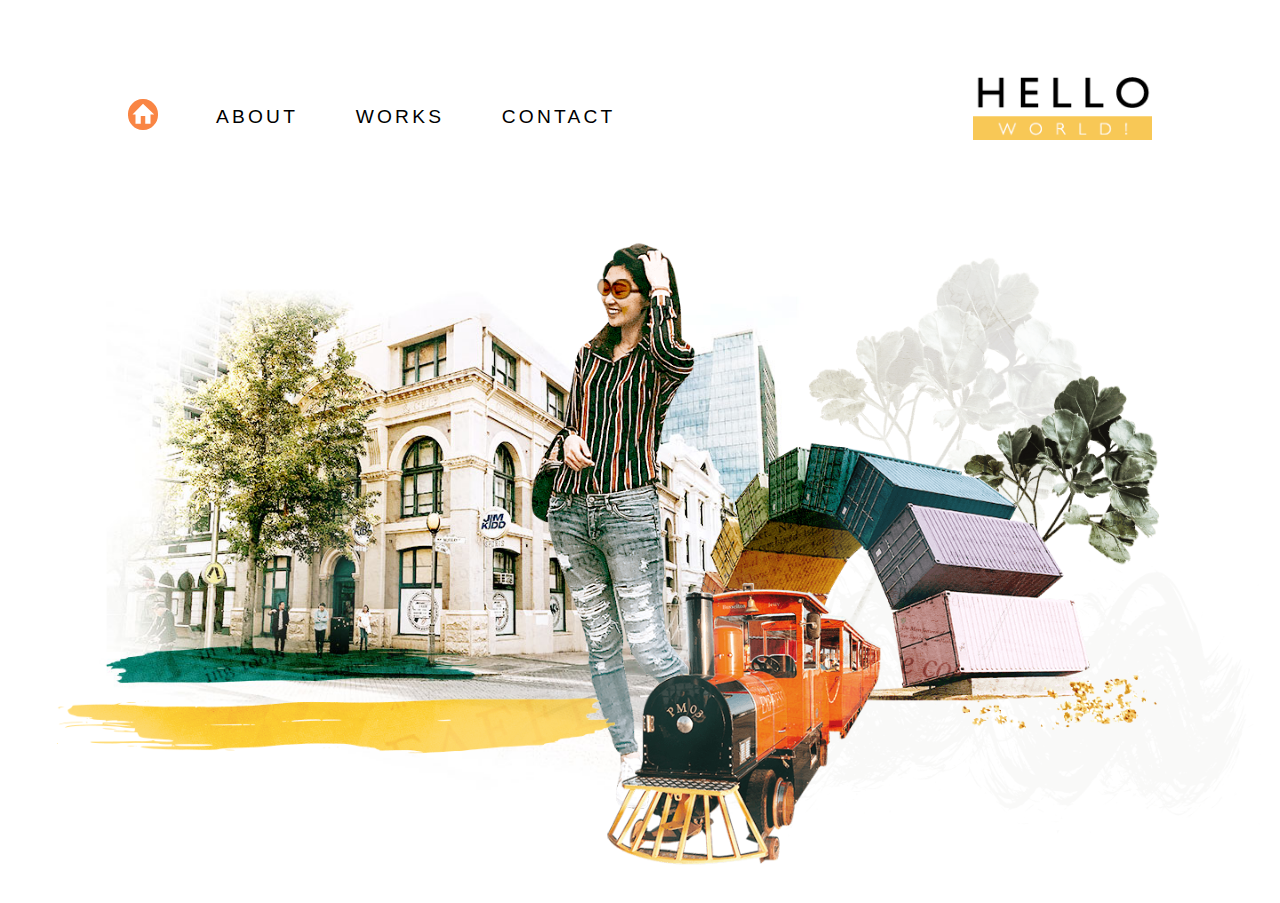
<file: index.html>
<!doctype html>
<html>
<head>
<meta charset="UTF-8">
<link rel="icon" href="images/m.ico" type="image/x-icon" />
<title>hello!</title>

<meta name="viewport" content="width=device-width, initial-scale=1.0, maximum-scale=1.0, user-scalable=0">
<meta http-equiv="x-ua-compatible" content="IE=edge" >
<link rel="stylesheet" type="text/css" href="images/style.css" />
</head>
<body ontouchstart="">
<div class="container">
<div class="topimg">	<img src="images/hello.png" ></div>

<div class="main">
	<div><img class="building" src="images/main01-4x6.jpg"  alt=""/></div>
	<div><img class="green01" src="images/main02-3x4.png"  alt=""/></div>
	<div><img class="green02" src="images/main03-2x3.png"  alt=""/></div>
	<div><img class="rainbow" src="images/main04-3x4.png"  alt=""/></div>
	<div><img class="mypic" src="images/main05-2x6.png"  alt=""/></div>
	<div><img class="train" src="images/main06-3x3.png"  alt=""/></div>
	<div><img class="yellowline" src="images/main07-3x1.png"  alt=""/></div>
	
</div>
<div class="side">
	<img class="leftside01" src="images/gold01-2x2.png" width="25%" height="auto" alt=""/>
	<img class="leftside02" src="images/gold02-1x1.png" width="12.5%" height="auto" alt=""/>
	<img class="midside01" src="images/gold03-2x2.png" width="25%" height="auto" alt=""/>
	<img class="midside02" src="images/gold04-1x2.png" width="12.5%" height="auto" alt=""/>
	<img class="rightside01" src="images/gold05-1x2.png" width="12.5%" height="auto" alt=""/>
	<img class="rightside02" src="images/gold06-1x2.png" width="12.5%" height="auto" alt=""/>
	<img class="rightside03" src="images/gold07-2x2.png" width="25%" height="auto" alt=""/>

</div>

	<div class="nav">
	<ul>
		<li class="link"><a href="#" ><img src="images/home-circle.svg"/></a></li>
		<li class="link"><a href="about.html"><font>ABOUT</font></a></li>
		<li class="link"><a href="works.html" ><font>WORKS</font></a></li>
		<li class="link"><a id="CONTACT" href="javascript:void(0);"><font>CONTACT</font></a></li>   
	</ul>
	</div>	
	<div class="footer">
	</div>
	
				<div class="hide">
				<div class="shadow"></div>
				<div class="sayhello">
					<div class="button"></div>
					<span></span>
					<div>
						<h5>say hello at</h5>
						<h2 id="email">miminyn@gmail.com</h2>
						<button onclick="copyEmail('#email')">COPY EMAIL</button>

					</div>
				</div>
			</div>

	
	
	
</div>


<script type="text/javascript" src="https://code.jquery.com/jquery-3.4.1.min.js"></script>
<script type="text/javascript" src="images/main.js"></script>
</body>
</html>
</file>
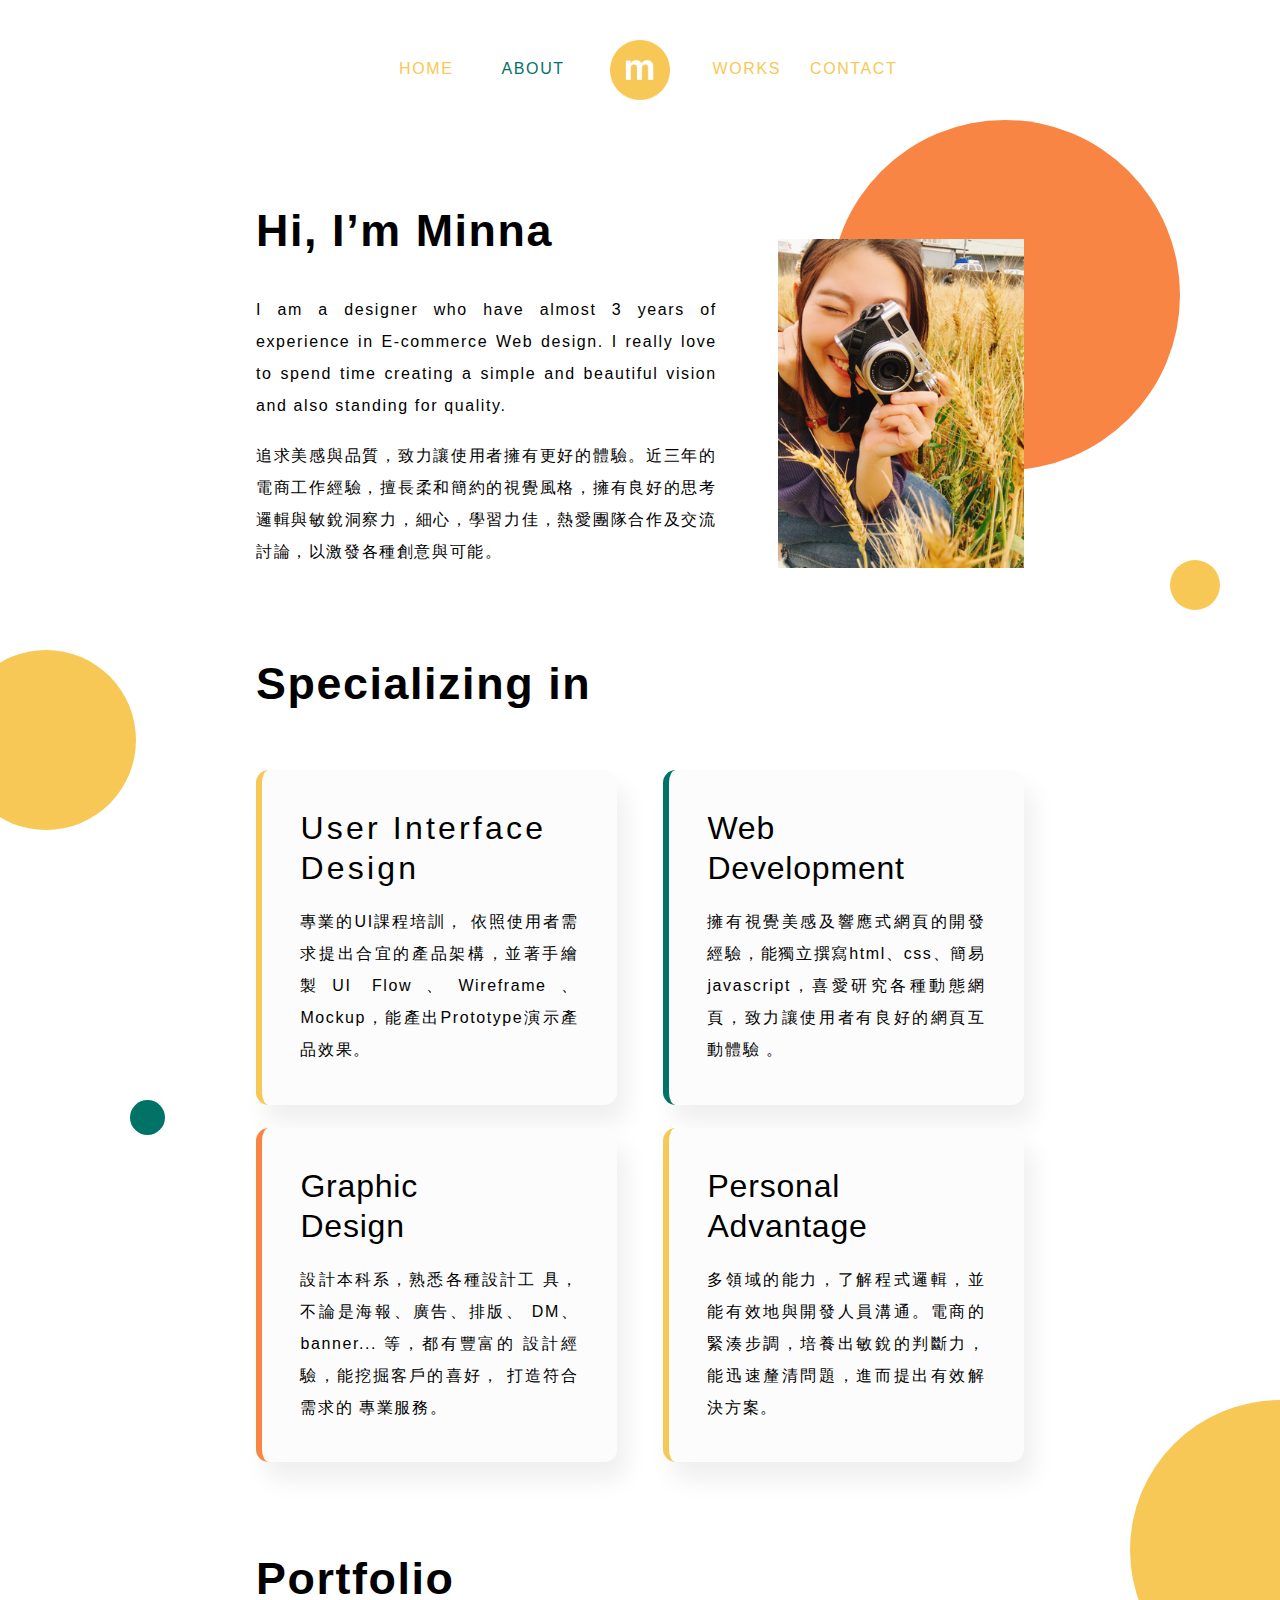
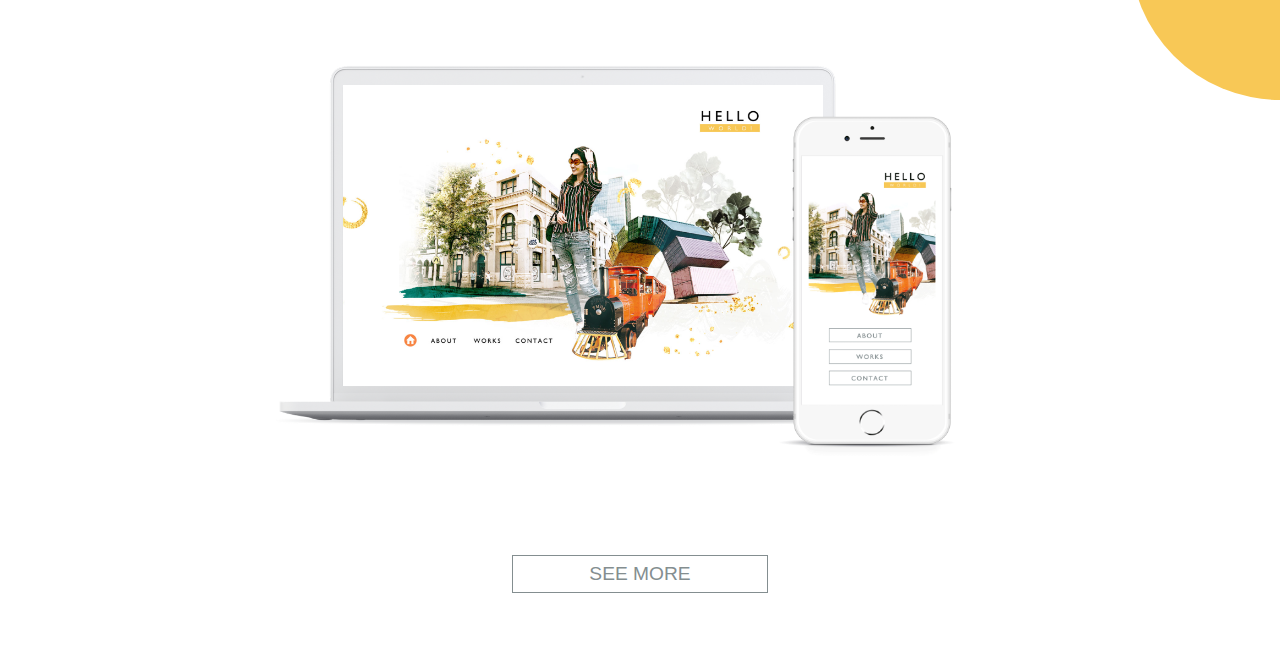
<file: about.html>
<!doctype html>
<html>
<head>
<meta charset="UTF-8">
<title>about</title>
<link rel="icon" href="images/m.ico" type="image/x-icon" />
<meta name="viewport" content="width=device-width, initial-scale=1.0, maximum-scale=1.0, user-scalable=0">
<meta http-equiv="x-ua-compatible" content="IE=edge" >
<link rel="stylesheet" type="text/css" href="images/nav.css" />
<link rel="stylesheet" type="text/css" href="images/style_about.css" />
</head>

<body ontouchstart="">
<div class="wrapper">	
	<div class="dot1"></div>
	<div class="dot2"></div>
	<div class="dot3"></div>
	<div class="dot4"></div>
	<div class="dot5"></div>
	
	
	
	<div class="container">
		<div class="nav">
		<span></span>
			<ul>
				<li><a href="index.html"><font>HOME</font></a></li>
				<li><font style="color:#017266;">ABOUT</font></li>
				<li><img src="images/about_nav.png"/></li>
				<li><a href="works.html" ><font>WORKS</font></a></li>
				<li><a id="CONTACT" href="javascript:void(0);"><font>CONTACT</font></a></li>   
			</ul>
		</div>
		<div class="main">
		<div class="about">
			<div class="text">
				<h1>Hi, I’m Minna</h1>
				<p>
				I am a designer who have almost 3 years of experience in E-commerce Web design. I really love to spend time creating a simple and beautiful vision and also standing for quality.
				</p><br><p>
				追求美感與品質，致力讓使用者擁有更好的體驗。近三年的電商工作經驗，擅長柔和簡約的視覺風格，擁有良好的思考邏輯與敏銳洞察力，細心，學習力佳，熱愛團隊合作及交流討論，以激發各種創意與可能。</p>
			</div>
			<div class="pic">
				<img src="images/about_pic.jpg"/>
			</div>
		</div>
		
		<div class="good">
			<div class="title"><h1>Specializing in</h1></div>
			<div class="uiux">
				<h3 style="letter-spacing: 0.2rem;">User Interface<br>Design</h3>
				<br>
				<p>
				專業的UI課程培訓， 依照使用者需求提出合宜的產品架構，並著手繪製UI  Flow、Wireframe、Mockup，能產出Prototype演示產品效果。 
				</p>					
			</div>
			<div class="web">
				<h3>Web<br>Development</h3>
				<br>
				<p>
				擁有視覺美感及響應式網頁的開發經驗，能獨立撰寫html、css、簡易javascript，喜愛研究各種動態網頁，致力讓使用者有良好的網頁互動體驗 。
				</p>					
			</div>
				<div class="web" style=" border-left-color:#F98544;">
				<h3>Graphic<br>Design</h3>
				<br>
				<p>
				設計本科系，熟悉各種設計工 具，不論是海報、廣告、排版、 DM、banner... 等，都有豐富的 設計經驗，能挖掘客戶的喜好， 打造符合需求的 專業服務。				
				</p>					
			</div>
			<div class="uiux">
				<h3>Personal<br>Advantage</h3>
				<br>
				<p>
				多領域的能力，了解程式邏輯，並能有效地與開發人員溝通。電商的緊湊步調，培養出敏銳的判斷力，能迅速釐清問題，進而提出有效解決方案。
				</p>					
			</div>

		</div>
		
		<div class="portfolio">
			<div class="title"><h1>Portfolio</h1></div>
			<div class="work">
				<div class="pic">
					<img style="width: 80%;" src="images/work-1_web.png"/>
					<img style="width: 35%; margin: 0 0 0 -20%" src="images/work-1_phone.png"/>
				</div>			
			</div>
		</div>
		</div>
		
			<div class="more">
				<a href="works.html" ><button>SEE MORE</button></a>
			</div>

		
			<div class="hide">
				<div class="shadow"></div>
				<div style="position: absolute; z-index: 9999;">
					<div class="sayhello">
						<div class="button"></div>
						<span></span>
						<div>
							<h5>say hello at</h5>
							<h2 id="email">miminyn@gmail.com</h2>
							<button onclick="copyEmail('#email')">COPY EMAIL</button>

						</div>
					</div>
				</div>	
			</div>
	</div>
	
	
	
	
	
	
	
	
</div>
<script type="text/javascript" src="https://code.jquery.com/jquery-3.4.1.min.js"></script>
<script type="text/javascript" src="images/about.js"></script>
</body>
</html>
</file>
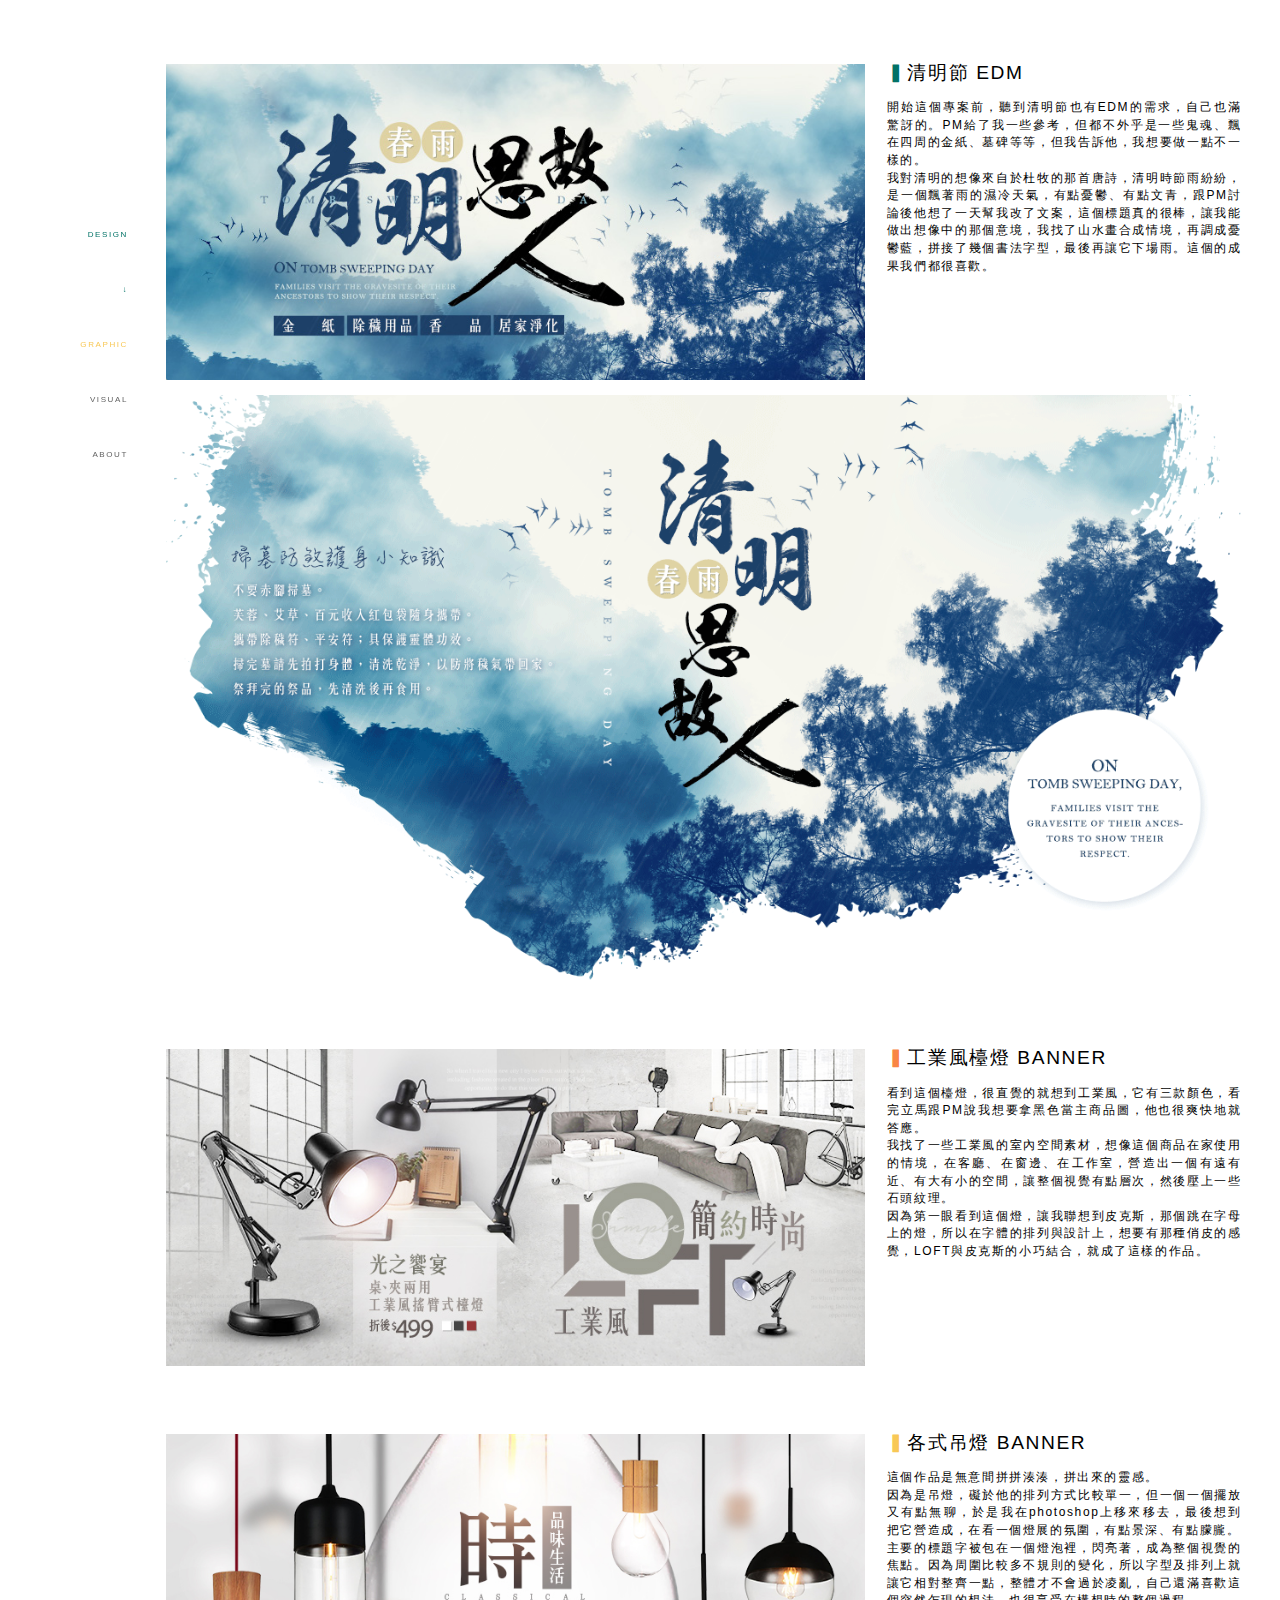
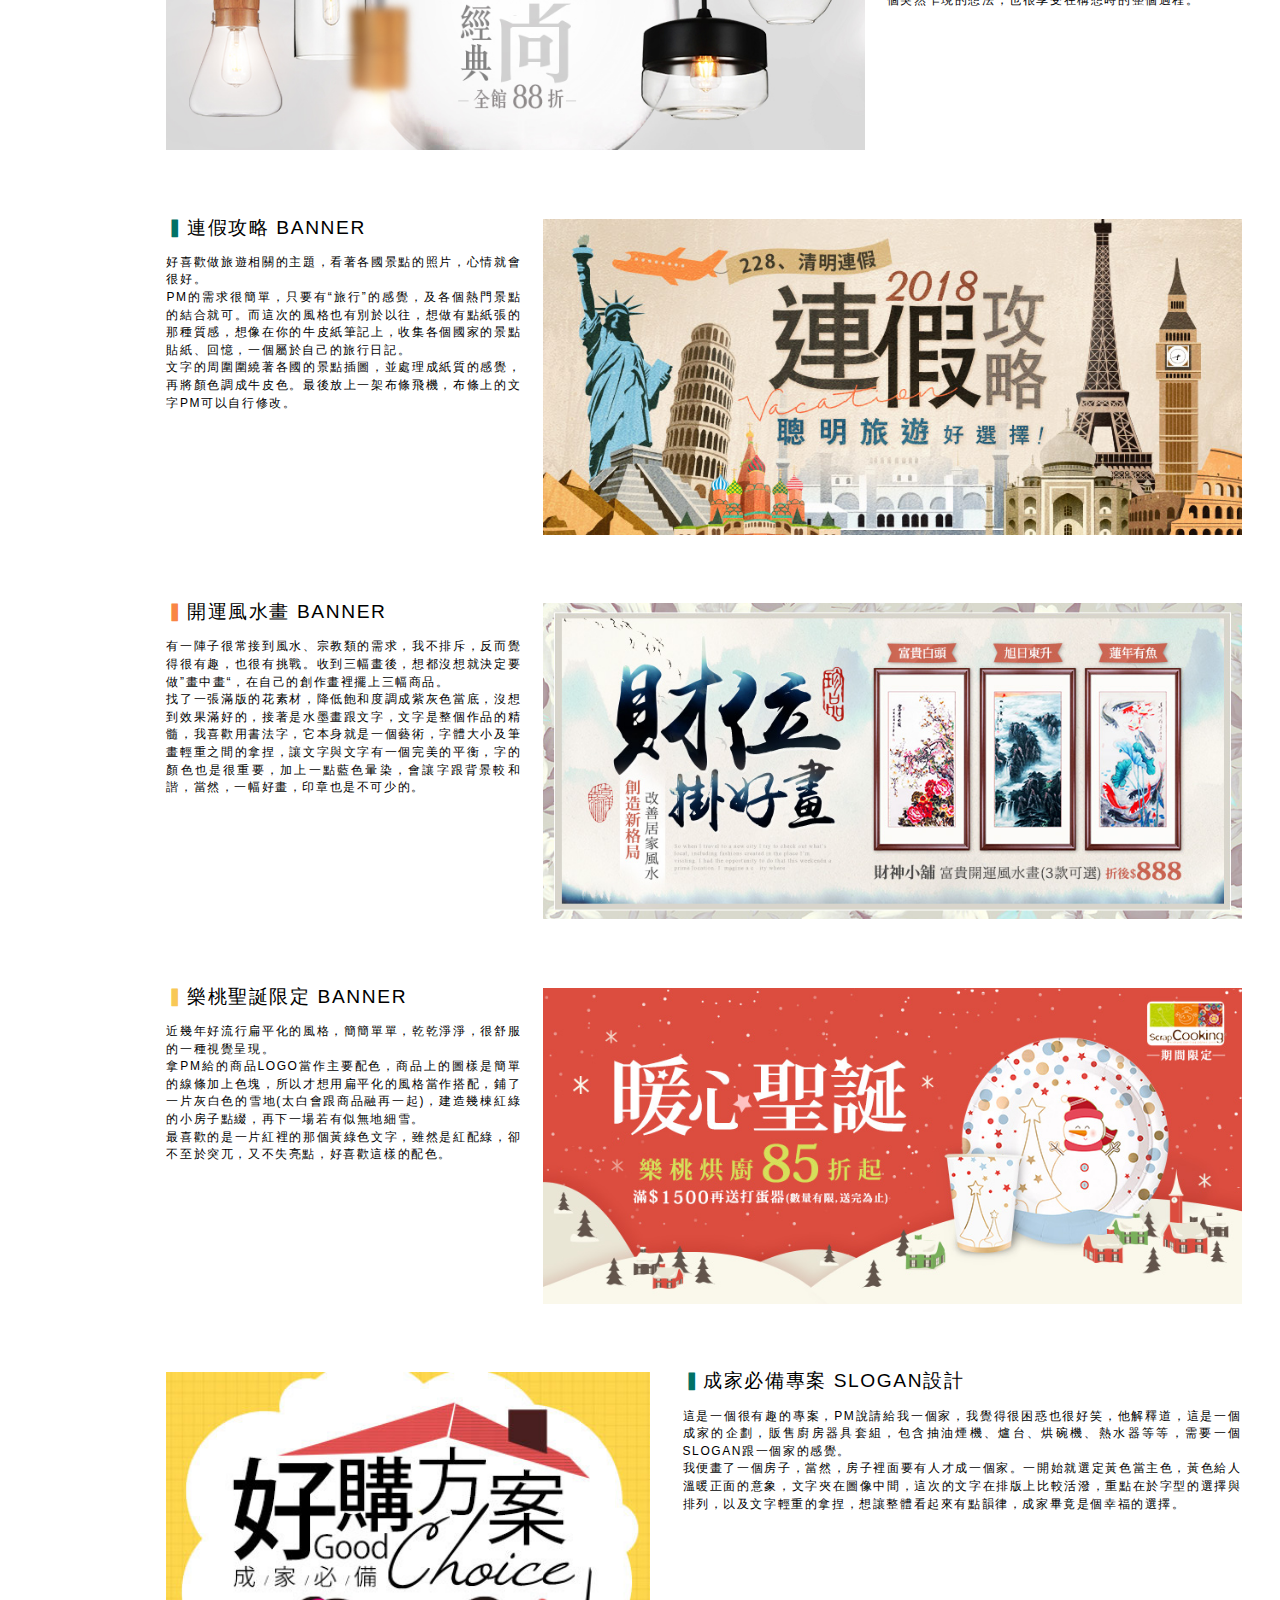
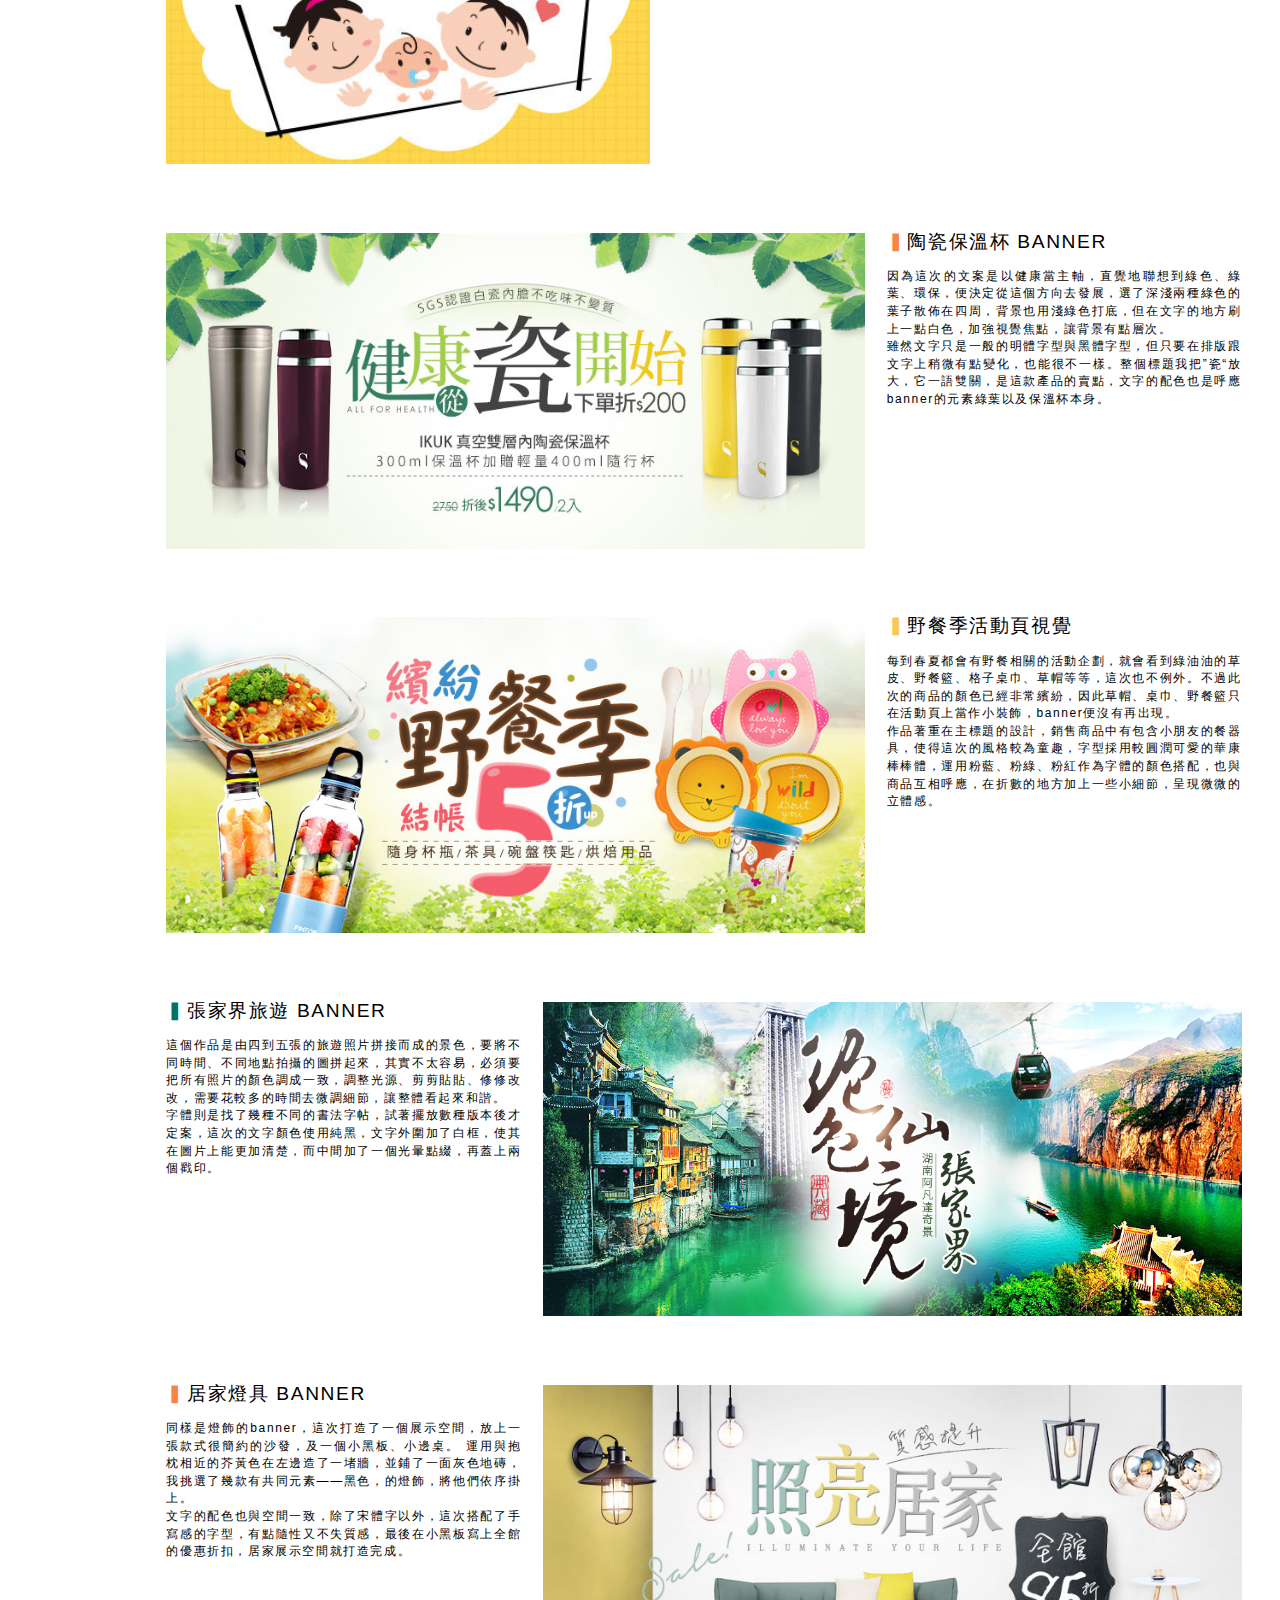
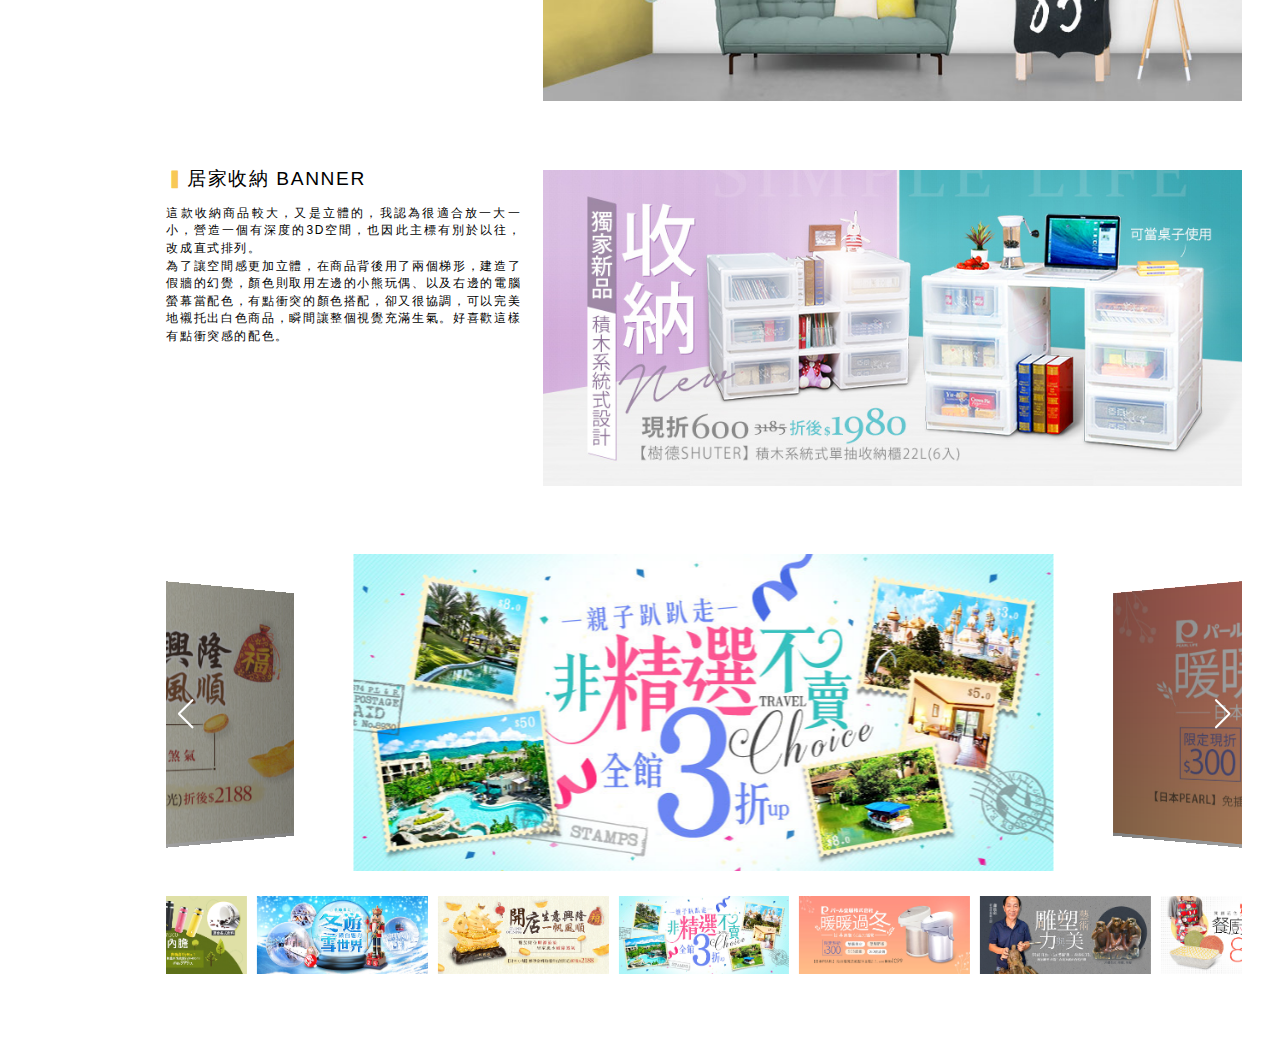
<file: graphic.html>
<!doctype html>
<html>
<head>
<meta charset="UTF-8">
<title>works</title>
<link rel="icon" href="images/m.ico" type="image/x-icon" />
<meta name="viewport" content="width=device-width, initial-scale=1.0, maximum-scale=1.0, user-scalable=0">
<meta http-equiv="x-ua-compatible" content="IE=edge" >
<link rel="stylesheet" type="text/css" href="images/side_nav.css" />
<link rel="stylesheet" type="text/css" href="images/style_graphic.css" />
<link rel="stylesheet" href="images/swiper.min.css">
</head>

<body ontouchstart="">
	<div class="side_nav">
		<ul>
			<li><font style="color:#017266;" >DESIGN</font></li>
			<li><font style="color:#017266;">↓</font></li>
			<li><font style="color:#F8C856;">GRAPHIC</font></li>
			<li><a href="https://miyi.nctu.me/visual"><font>VISUAL</font></a></li>
			<li><a href="about.html"><font>ABOUT</font></a></li>   
		</ul>
	</div>


	<div class="container">
		<div class="main">
			

			<div class="banner" style="margin: 1% 0;">
				<div class="bn_pic"><img src="banner/IMG_0942.JPG"/></div>
				<div class="bn_w">
					<font class="font_g">▍</font><font>清明節 EDM</font>
					</br></br>
					<p>
						開始這個專案前，聽到清明節也有EDM的需求，自己也滿驚訝的。PM給了我一些參考，但都不外乎是一些鬼魂、飄在四周的金紙、墓碑等等，但我告訴他，我想要做一點不一樣的。</br>我對清明的想像來自於杜牧的那首唐詩，清明時節雨紛紛，是一個飄著雨的濕冷天氣，有點憂鬱、有點文青，跟PM討論後他想了一天幫我改了文案，這個標題真的很棒，讓我能做出想像中的那個意境，我找了山水畫合成情境，再調成憂鬱藍，拼接了幾個書法字型，最後再讓它下場雨。這個的成果我們都很喜歡。
					</p>
				</div>
			</div>
			<div class="pic_gif" style="width: 100%;"><img src="banner/IMG_0943.GIF"/></div>
			<div class="banner">
				<div class="bn_pic"><img src="banner/IMG_0918.JPG"/></div>
				<div class="bn_w">
					<font class="font_o">▍</font><font>工業風檯燈 BANNER</font>
					</br></br>
					<p>
					看到這個檯燈，很直覺的就想到工業風，它有三款顏色，看完立馬跟PM說我想要拿黑色當主商品圖，他也很爽快地就答應。</br>
					我找了一些工業風的室內空間素材，想像這個商品在家使用的情境，在客廳、在窗邊、在工作室，營造出一個有遠有近、有大有小的空間，讓整個視覺有點層次，然後壓上一些石頭紋理。</br>
					因為第一眼看到這個燈，讓我聯想到皮克斯，那個跳在字母上的燈，所以在字體的排列與設計上，想要有那種俏皮的感覺，LOFT與皮克斯的小巧結合，就成了這樣的作品。
					</p>
				</div>
			</div>
			<div class="banner">
				<div class="bn_pic"><img src="banner/IMG_0938.JPG"/></div>
				<div class="bn_w">
					<font class="font_y">▍</font><font>各式吊燈 BANNER</font>
					</br></br>
					<p>
					這個作品是無意間拼拼湊湊，拼出來的靈感。</br>
					因為是吊燈，礙於他的排列方式比較單一，但一個一個擺放又有點無聊，於是我在photoshop上移來移去，最後想到把它營造成，在看一個燈展的氛圍，有點景深、有點朦朧。</br>
					主要的標題字被包在一個燈泡裡，閃亮著，成為整個視覺的焦點。因為周圍比較多不規則的變化，所以字型及排列上就讓它相對整齊一點，整體才不會過於凌亂，自己還滿喜歡這個突然乍現的想法，也很享受在構想時的整個過程。
					</p>

				</div>
			</div>
			<div class="banner">
				<div class="bn_pic"><img src="banner/IMG_0878.JPG"/></div>
				<div class="bn_w">
					<font class="font_g">▍</font><font>連假攻略 BANNER</font>
					</br></br>
					<p>
					好喜歡做旅遊相關的主題，看著各國景點的照片，心情就會很好。</br>
					PM的需求很簡單，只要有“旅行”的感覺，及各個熱門景點的結合就可。而這次的風格也有別於以往，想做有點紙張的那種質感，想像在你的牛皮紙筆記上，收集各個國家的景點貼紙、回憶，一個屬於自己的旅行日記。</br>
					文字的周圍圍繞著各國的景點插圖，並處理成紙質的感覺，再將顏色調成牛皮色。最後放上一架布條飛機，布條上的文字PM可以自行修改。
					</p>
				</div>
			</div>
			<div class="banner">
				<div class="bn_pic"><img src="banner/IMG_0893.JPG"/></div>
				<div class="bn_w">
					<font class="font_o">▍</font><font>開運風水畫 BANNER</font>
					</br></br>
					<p>
					有一陣子很常接到風水、宗教類的需求，我不排斥，反而覺得很有趣，也很有挑戰。收到三幅畫後，想都沒想就決定要做”畫中畫“，在自己的創作畫裡擺上三幅商品。</br>
					找了一張滿版的花素材，降低飽和度調成紫灰色當底，沒想到效果滿好的，接著是水墨畫跟文字，文字是整個作品的精髓，我喜歡用書法字，它本身就是一個藝術，字體大小及筆畫輕重之間的拿捏，讓文字與文字有一個完美的平衡，字的顏色也是很重要，加上一點藍色暈染，會讓字跟背景較和諧，當然，一幅好畫，印章也是不可少的。
					</p>
				</div>
			</div>
			
			<div class="banner">
				<div class="bn_pic"><img src="banner/IMG_0847.JPG"/></div>
				<div class="bn_w">
					<font class="font_y">▍</font><font>樂桃聖誕限定 BANNER</font>
					</br></br>
					<p>
					近幾年好流行扁平化的風格，簡簡單單，乾乾淨淨，很舒服的一種視覺呈現。</br>
					拿PM給的商品LOGO當作主要配色，商品上的圖樣是簡單的線條加上色塊，所以才想用扁平化的風格當作搭配，鋪了一片灰白色的雪地(太白會跟商品融再一起)，建造幾棟紅綠的小房子點綴，再下一場若有似無地細雪。	</br>
					最喜歡的是一片紅裡的那個黃綠色文字，雖然是紅配綠，卻不至於突兀，又不失亮點，好喜歡這樣的配色。
					</p>
				</div>
			</div>
			<div class="banner">
				<div class="bn_pic" style="width: 45%;"><img src="banner/IMG_0730.JPG"/></div>
				<div class="bn_w"  style="width: 52%;">
					<font class="font_g">▍</font><font>成家必備專案 SLOGAN設計</font>
					</br></br>
					<p>
					這是一個很有趣的專案，PM說請給我一個家，我覺得很困惑也很好笑，他解釋道，這是一個成家的企劃，販售廚房器具套組，包含抽油煙機、爐台、烘碗機、熱水器等等，需要一個SLOGAN跟一個家的感覺。</br>
					我便畫了一個房子，當然，房子裡面要有人才成一個家。一開始就選定黃色當主色，黃色給人溫暖正面的意象，文字夾在圖像中間，這次的文字在排版上比較活潑，重點在於字型的選擇與排列，以及文字輕重的拿捏，想讓整體看起來有點韻律，成家畢竟是個幸福的選擇。

					</p>
				</div>
			</div>
			<div class="banner">
				<div class="bn_pic"><img src="banner/IMG_0845.JPG"/></div>
				<div class="bn_w">
					<font class="font_o">▍</font><font>陶瓷保溫杯 BANNER</font>
					</br></br>
					<p>
					因為這次的文案是以健康當主軸，直覺地聯想到綠色、綠葉、環保，便決定從這個方向去發展，選了深淺兩種綠色的葉子散佈在四周，背景也用淺綠色打底，但在文字的地方刷上一點白色，加強視覺焦點，讓背景有點層次。</br>
					雖然文字只是一般的明體字型與黑體字型，但只要在排版跟文字上稍微有點變化，也能很不一樣。整個標題我把”瓷“放大，它一語雙關，是這款產品的賣點，文字的配色也是呼應banner的元素綠葉以及保溫杯本身。
					</p>
				</div>
			</div>
			<div class="banner">
				<div class="bn_pic"><img src="banner/IMG_0959.JPG"/></div>
				<div class="bn_w">
					<font class="font_y">▍</font><font>野餐季活動頁視覺 </font>
					</br></br>
					<p>
					每到春夏都會有野餐相關的活動企劃，就會看到綠油油的草皮、野餐籃、格子桌巾、草帽等等，這次也不例外。不過此次的商品的顏色已經非常繽紛，因此草帽、桌巾、野餐籃只在活動頁上當作小裝飾，banner便沒有再出現。</br>
					作品著重在主標題的設計，銷售商品中有包含小朋友的餐器具，使得這次的風格較為童趣，字型採用較圓潤可愛的華康棒棒體，運用粉藍、粉綠、粉紅作為字體的顏色搭配，也與商品互相呼應，在折數的地方加上一些小細節，呈現微微的立體感。
					</p>
				</div>
			</div>
			<div class="banner">
				<div class="bn_pic"><img src="banner/IMG_0793.JPG"/></div>
				<div class="bn_w">
					<font class="font_g">▍</font><font>張家界旅遊 BANNER</font>
					</br></br>
					<p>
					這個作品是由四到五張的旅遊照片拼接而成的景色，要將不同時間、不同地點拍攝的圖拼起來，其實不太容易，必須要把所有照片的顏色調成一致，調整光源、剪剪貼貼、修修改改，需要花較多的時間去微調細節，讓整體看起來和諧。</br>
					字體則是找了幾種不同的書法字帖，試著擺放數種版本後才定案，這次的文字顏色使用純黑，文字外圍加了白框，使其在圖片上能更加清楚，而中間加了一個光暈點綴，再蓋上兩個戳印。
					</p>
				</div>
			</div>
			<div class="banner">
				<div class="bn_pic"><img src="banner/IMG_0940.JPG"/></div>
				<div class="bn_w">
					<font class="font_o">▍</font><font>居家燈具 BANNER</font>
					</br></br>
					<p>
					同樣是燈飾的banner，這次打造了一個展示空間，放上一張款式很簡約的沙發，及一個小黑板、小邊桌。
					運用與抱枕相近的芥黃色在左邊造了一堵牆，並鋪了一面灰色地磚，我挑選了幾款有共同元素——黑色，的燈飾，將他們依序掛上。</br>
					文字的配色也與空間一致，除了宋體字以外，這次搭配了手寫感的字型，有點隨性又不失質感，最後在小黑板寫上全館的優惠折扣，居家展示空間就打造完成。
					</p>
				</div>
			</div>
			<div class="banner">
				<div class="bn_pic"><img src="banner/IMG_0743.JPG"/></div>
				<div class="bn_w">
					<font class="font_y">▍</font><font>居家收納 BANNER</font>
					</br></br>
					<p>
					這款收納商品較大，又是立體的，我認為很適合放一大一小，營造一個有深度的3D空間，也因此主標有別於以往，改成直式排列。</br>
					為了讓空間感更加立體，在商品背後用了兩個梯形，建造了假牆的幻覺，顏色則取用左邊的小熊玩偶、以及右邊的電腦螢幕當配色，有點衝突的顏色搭配，卻又很協調，可以完美地襯托出白色商品，瞬間讓整個視覺充滿生氣。好喜歡這樣有點衝突感的配色。
					</p>
				</div>
			</div>



		
			  <!-- Swiper -->
			<div class="silder">
				<div class="swiper-container gallery-top">
					<div class="swiper-wrapper">
						<div class="swiper-slide"><img src="banner/IMG_0884.JPG"/></div>
						<div class="swiper-slide"><img src="banner/IMG_0783.JPG"/></div>
						<div class="swiper-slide"><img src="banner/IMG_0817.JPG"/></div>
						<div class="swiper-slide"><img src="banner/IMG_0815.JPG"/></div>
						<div class="swiper-slide"><img src="banner/IMG_0929.JPG"/></div>
						<div class="swiper-slide"><img src="banner/IMG_0749.JPG"/></div>
						<div class="swiper-slide"><img src="banner/IMG_0751.JPG"/></div>
						<div class="swiper-slide"><img src="banner/IMG_0717.JPG"/></div>
						<div class="swiper-slide"><img src="banner/IMG_0769.JPG"/></div>
						<div class="swiper-slide"><img src="banner/IMG_0767.JPG"/></div>
						<div class="swiper-slide"><img src="banner/IMG_0923.JPG"/></div>
						<div class="swiper-slide"><img src="banner/IMG_0738.JPG"/></div>
						<div class="swiper-slide"><img src="banner/IMG_0784.JPG"/></div>
						<div class="swiper-slide"><img src="banner/IMG_0830.JPG"/></div>
						<div class="swiper-slide"><img src="banner/IMG_0915.JPG"/></div>
					</div>
					<div class="swiper-button-prev"></div>
					<div class="swiper-button-next"></div>
				</div>
			</div>
			<div class="silder">
				<div class="swiper-container gallery-thumbs">
					<div class="swiper-wrapper">
						<div class="swiper-slide"><img src="banner/IMG_0884.JPG"/></div>
						<div class="swiper-slide"><img src="banner/IMG_0783.JPG"/></div>
						<div class="swiper-slide"><img src="banner/IMG_0817.JPG"/></div>
						<div class="swiper-slide"><img src="banner/IMG_0815.JPG"/></div>
						<div class="swiper-slide"><img src="banner/IMG_0929.JPG"/></div>
						<div class="swiper-slide"><img src="banner/IMG_0749.JPG"/></div>
						<div class="swiper-slide"><img src="banner/IMG_0751.JPG"/></div>
						<div class="swiper-slide"><img src="banner/IMG_0717.JPG"/></div>
						<div class="swiper-slide"><img src="banner/IMG_0769.JPG"/></div>
						<div class="swiper-slide"><img src="banner/IMG_0767.JPG"/></div>
						<div class="swiper-slide"><img src="banner/IMG_0923.JPG"/></div>
						<div class="swiper-slide"><img src="banner/IMG_0738.JPG"/></div>
						<div class="swiper-slide"><img src="banner/IMG_0784.JPG"/></div>
						<div class="swiper-slide"><img src="banner/IMG_0830.JPG"/></div>
						<div class="swiper-slide"><img src="banner/IMG_0915.JPG"/></div>
					</div>
				</div>
			</div>
		
		</div>
	</div>






<script type="text/javascript" src="https://code.jquery.com/jquery-3.4.1.min.js"></script>
<script type="text/javascript" src="images/works.js"></script>
<script src="images/swiper.min.js"></script>
<script>
	if( $(window).width() < 985 ){	
		var galleryTop = new Swiper('.gallery-top', {
		  autoplay: { 
			delay: 3000,
			disableOnInteraction: false,
		  },
		  effect: "",	
		  slidesPerView: 1,
		  centeredSlides: true,
		  spaceBetween: 10,
		  loop:true,
		  loopedSlides: 5, //looped slides should be the same
		  navigation: {
			nextEl: '.swiper-button-next',
			prevEl: '.swiper-button-prev',
		  },
		  thumbs: {
			swiper: galleryThumbs,
		  },
		});
		var galleryThumbs = new Swiper('.gallery-thumbs', {
				spaceBetween: 10,
				centeredSlides: true,
				touchRatio: 0.2,
				slideToClickedSlide: true,
				slidesPerView: 4,	
				loop: true,
				freeMode: true,
				loopedSlides: 5, //looped slides should be the same
		});
		galleryTop.controller.control = galleryThumbs;
		galleryThumbs.controller.control = galleryTop;
	}

	else{
		var galleryTop = new Swiper('.gallery-top', {
		  autoplay: { 
			delay: 3000,
			disableOnInteraction: false,
		  },
		  effect: "coverflow",	
		  slidesPerView: 1.5,
		  centeredSlides: true,
		  spaceBetween: 50,
		  loop:true,
		  loopedSlides: 5, //looped slides should be the same
		  navigation: {
			nextEl: '.swiper-button-next',
			prevEl: '.swiper-button-prev',
		  },
		  thumbs: {
			swiper: galleryThumbs,
		  },
		});
		var galleryThumbs = new Swiper('.gallery-thumbs', {
				spaceBetween: 10,
				centeredSlides: true,
				touchRatio: 0.2,
				slideToClickedSlide: true,
				slidesPerView: 6,	
				loop: true,
				freeMode: true,
				loopedSlides: 5, //looped slides should be the same
		});
		galleryTop.controller.control = galleryThumbs;
		galleryThumbs.controller.control = galleryTop;








	}

	  
	  
	  
  </script>
 

</body>
</html>
</file>
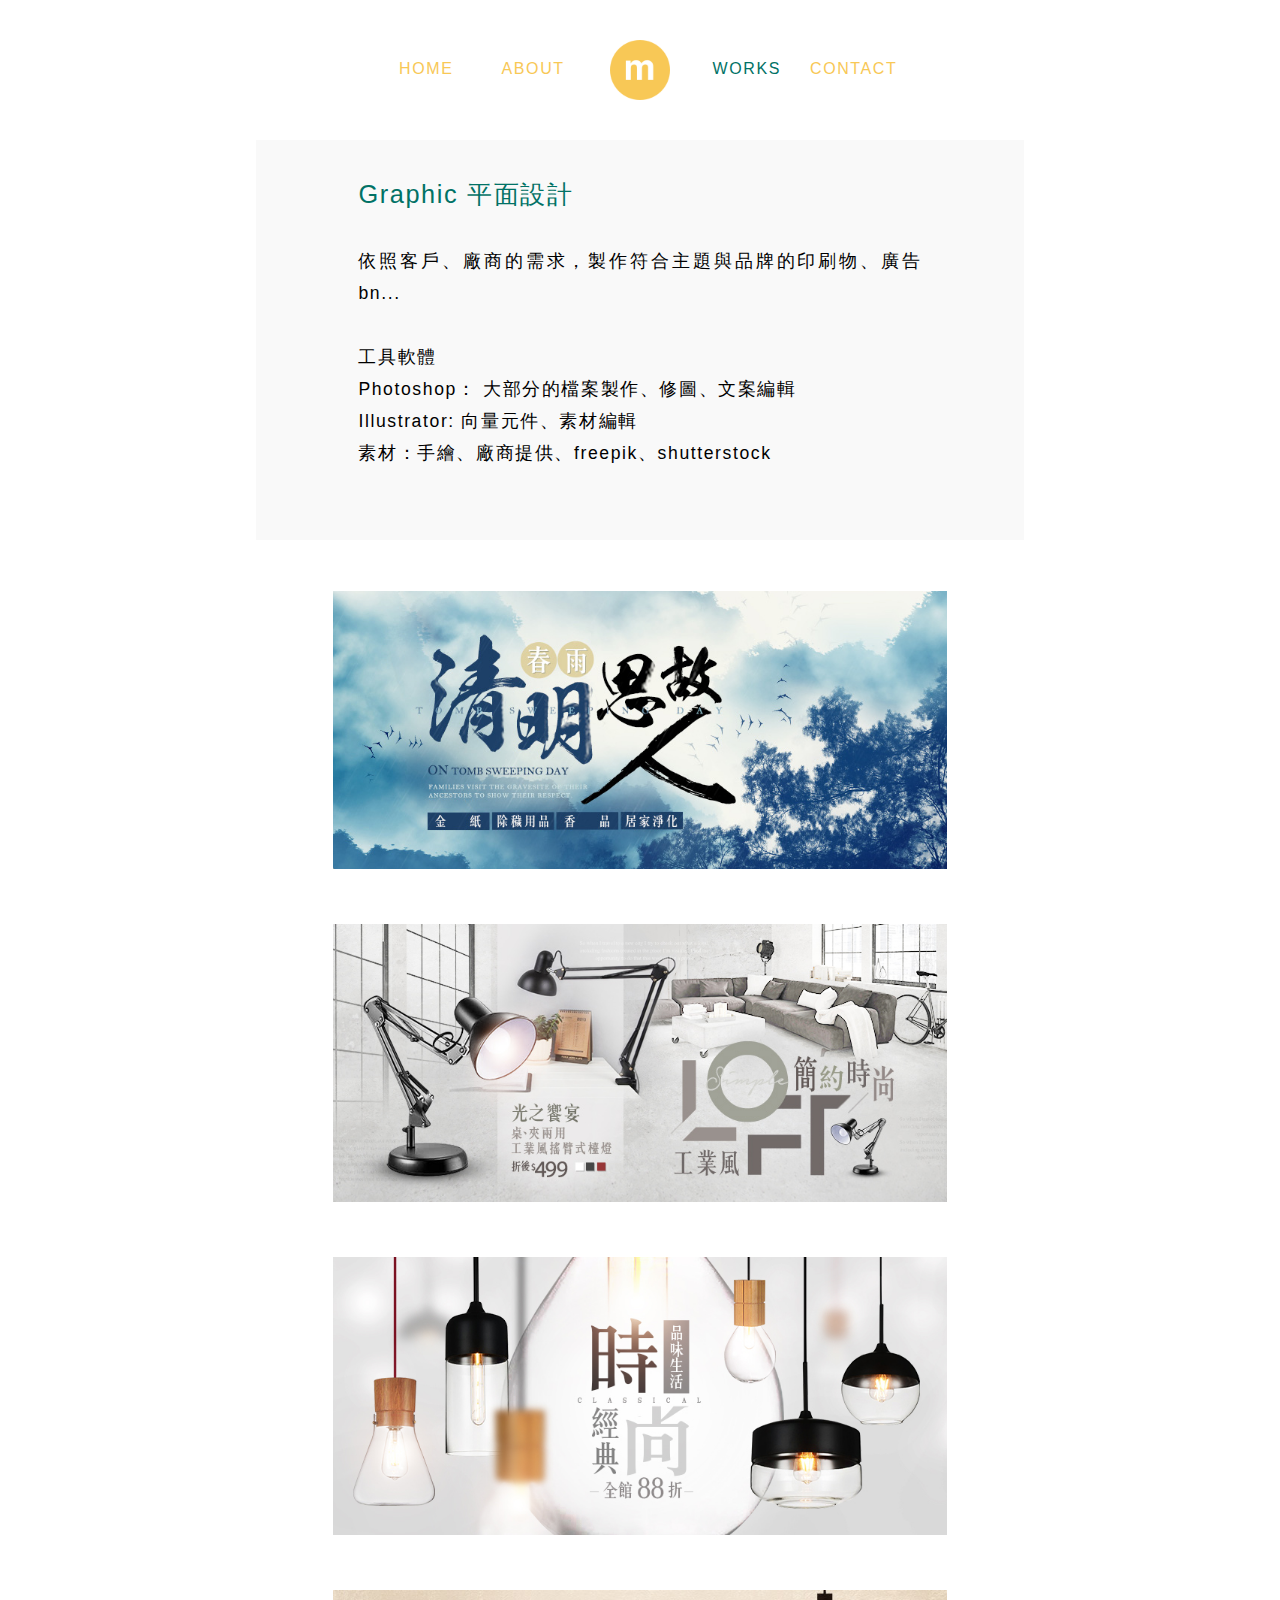
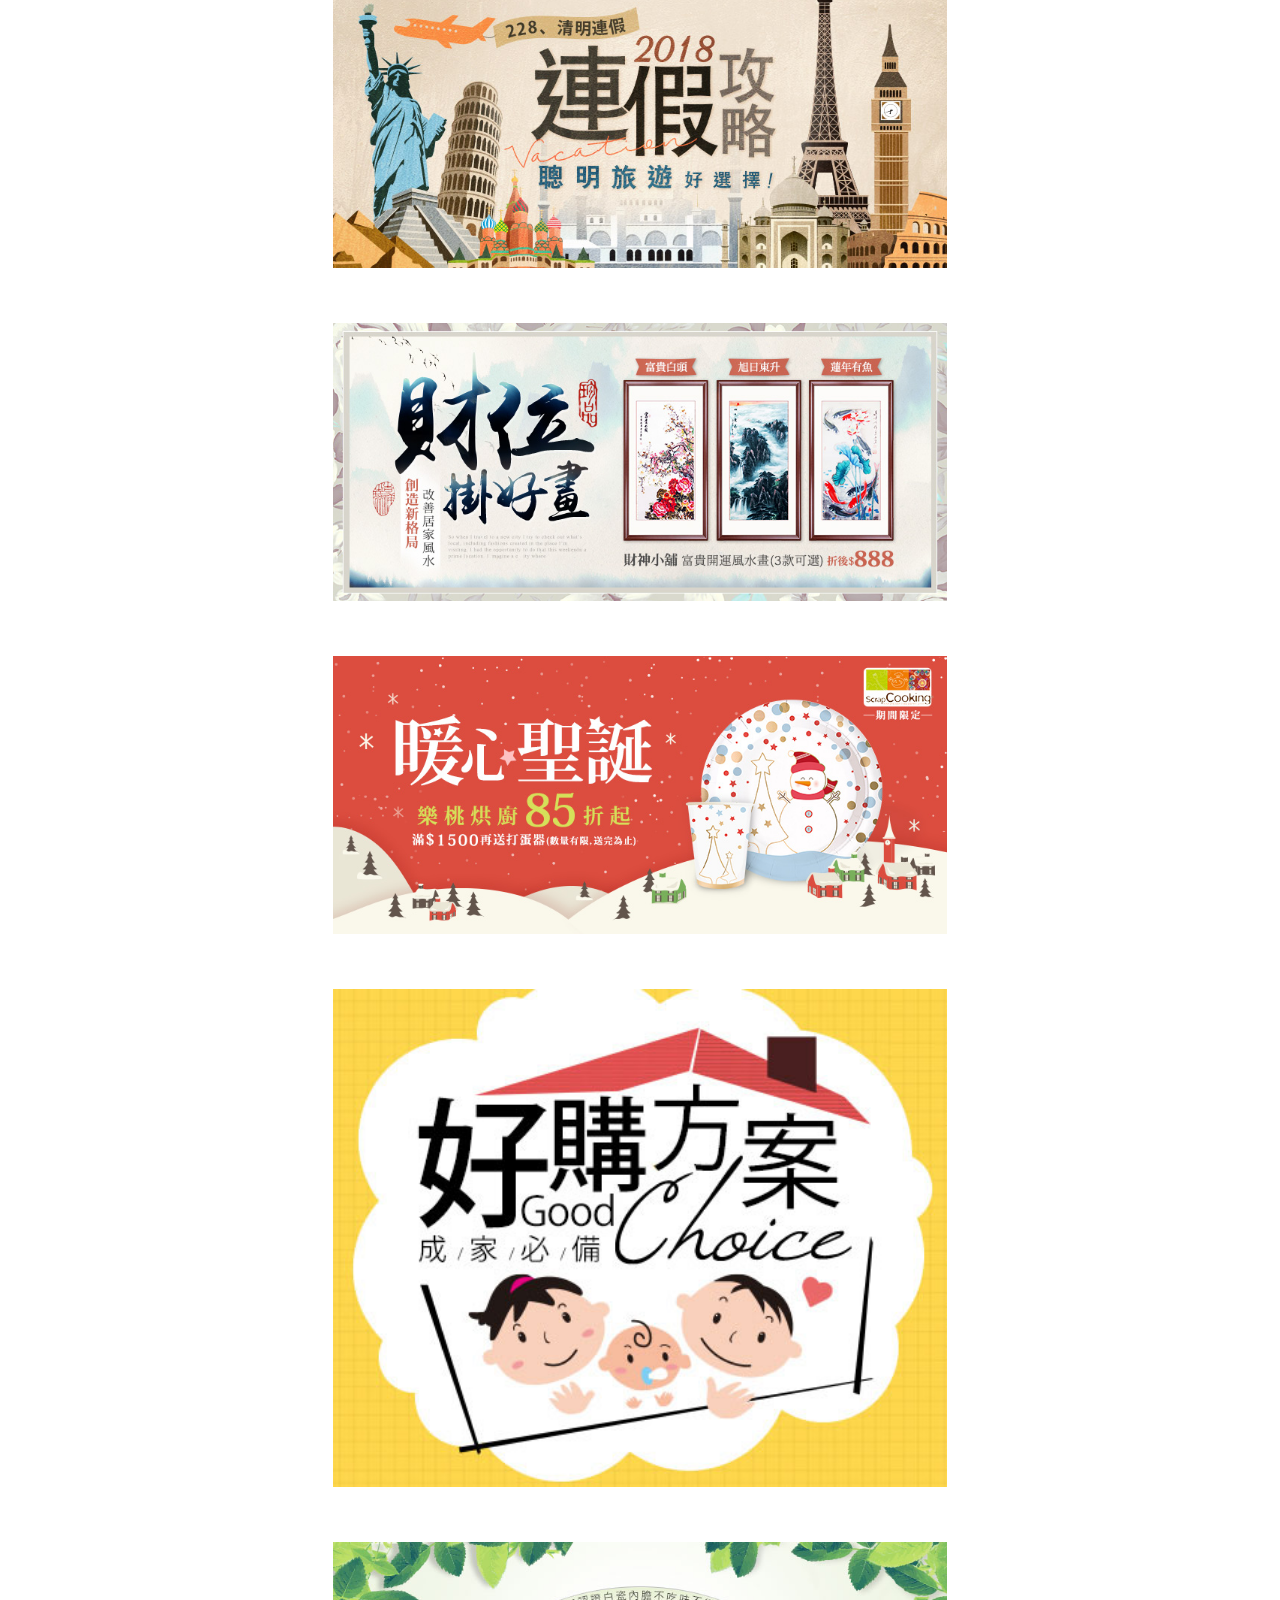
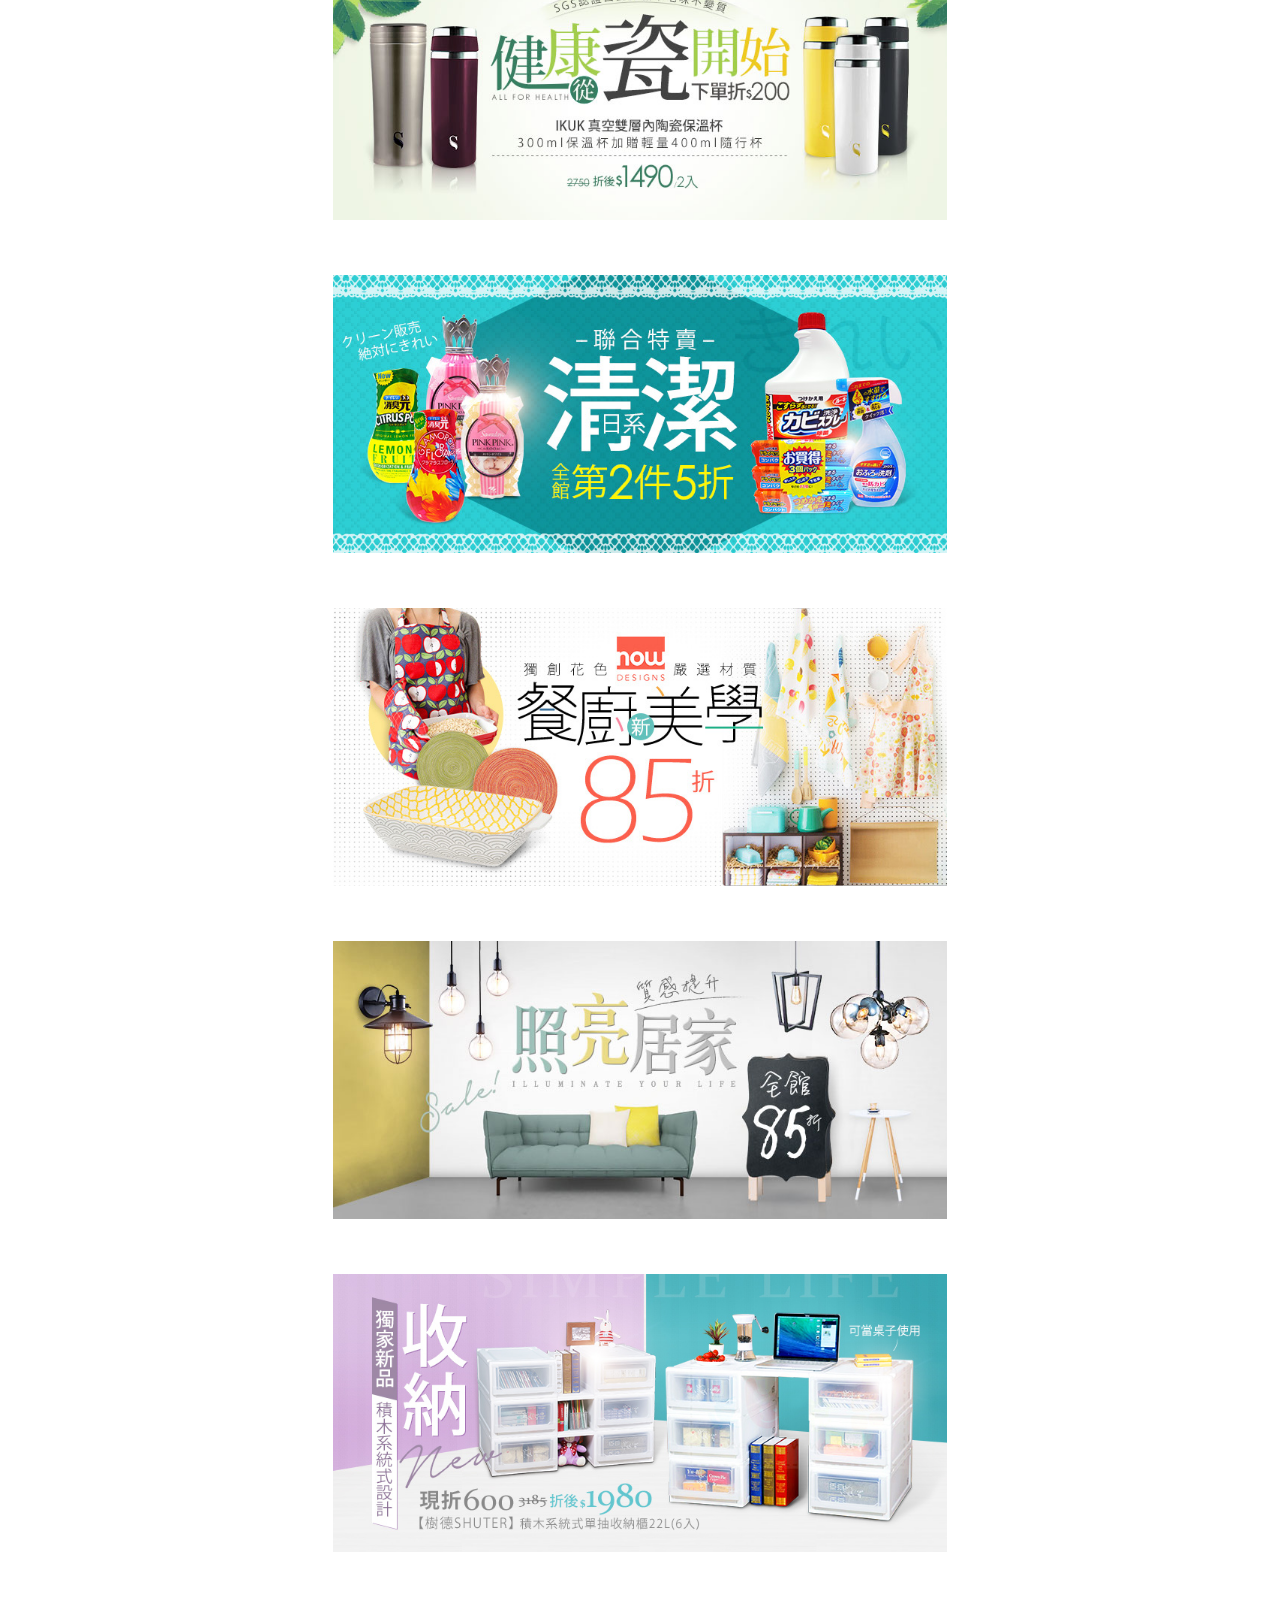
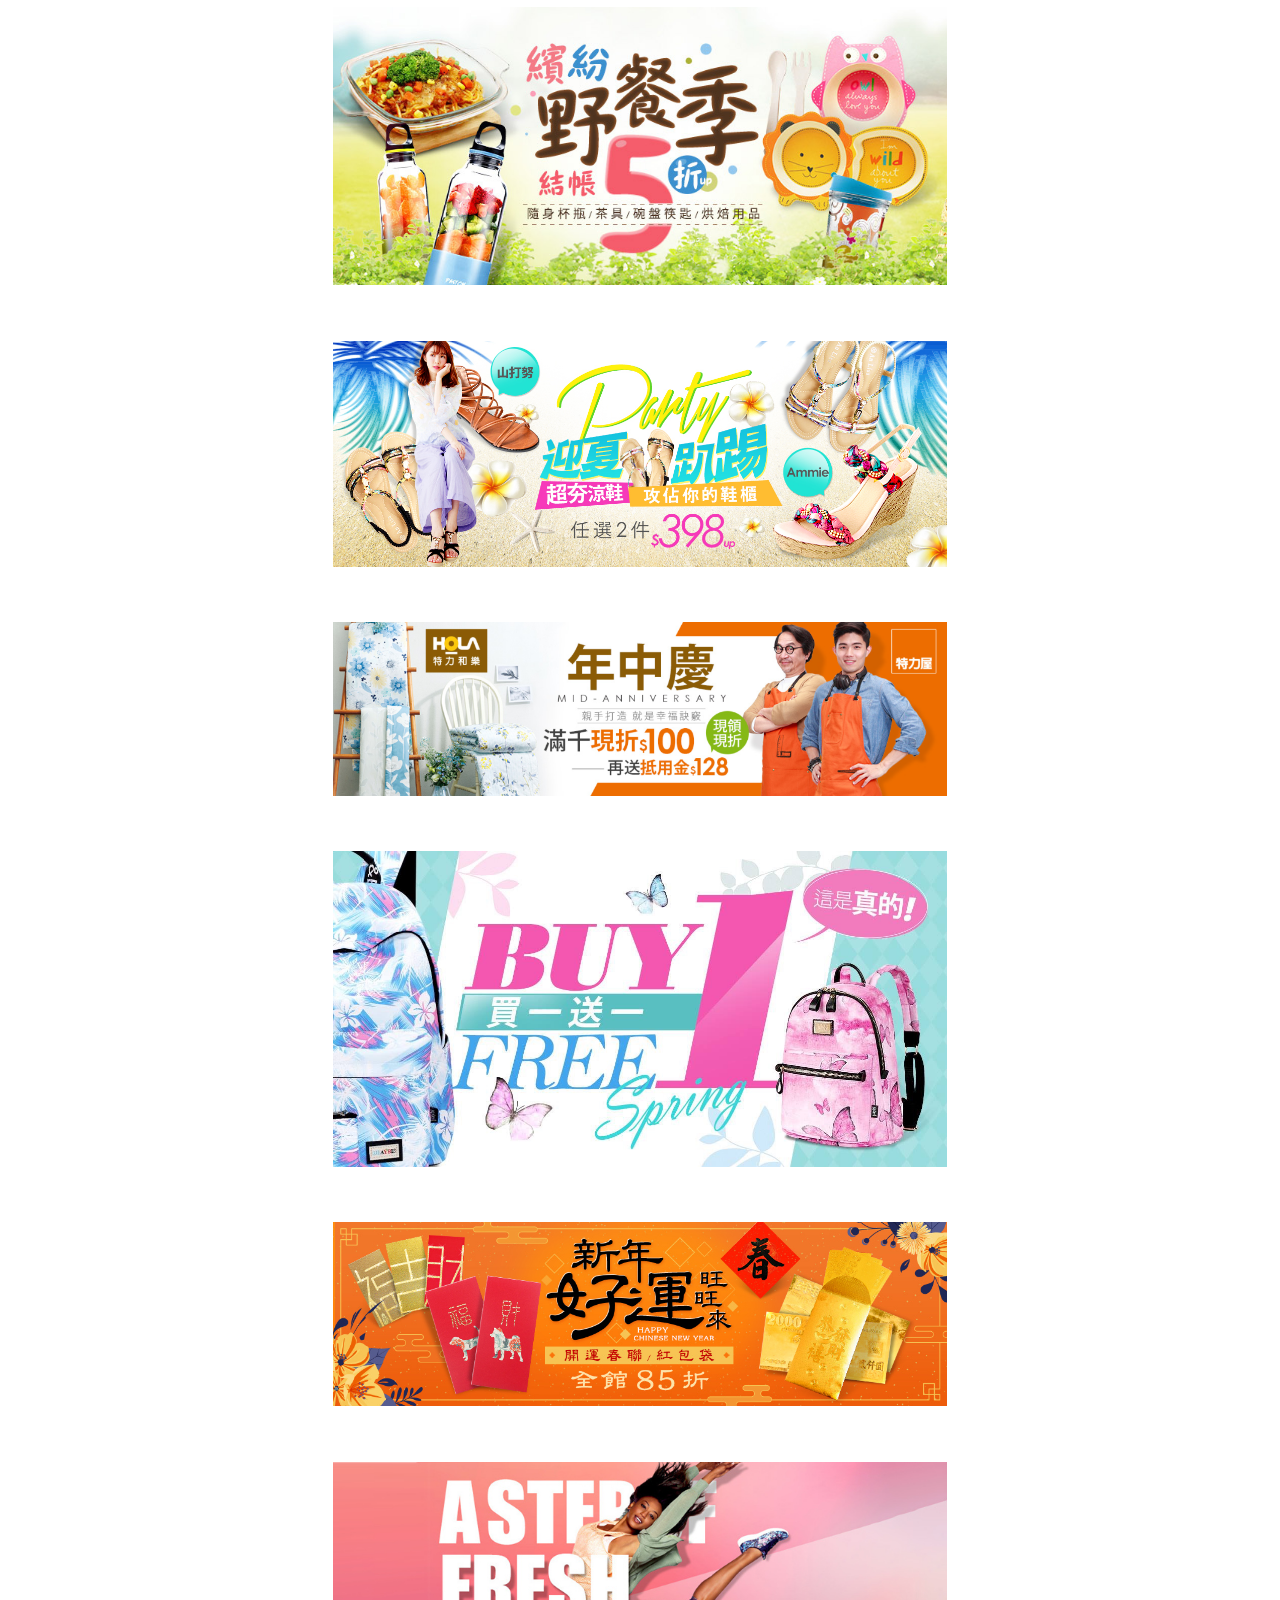
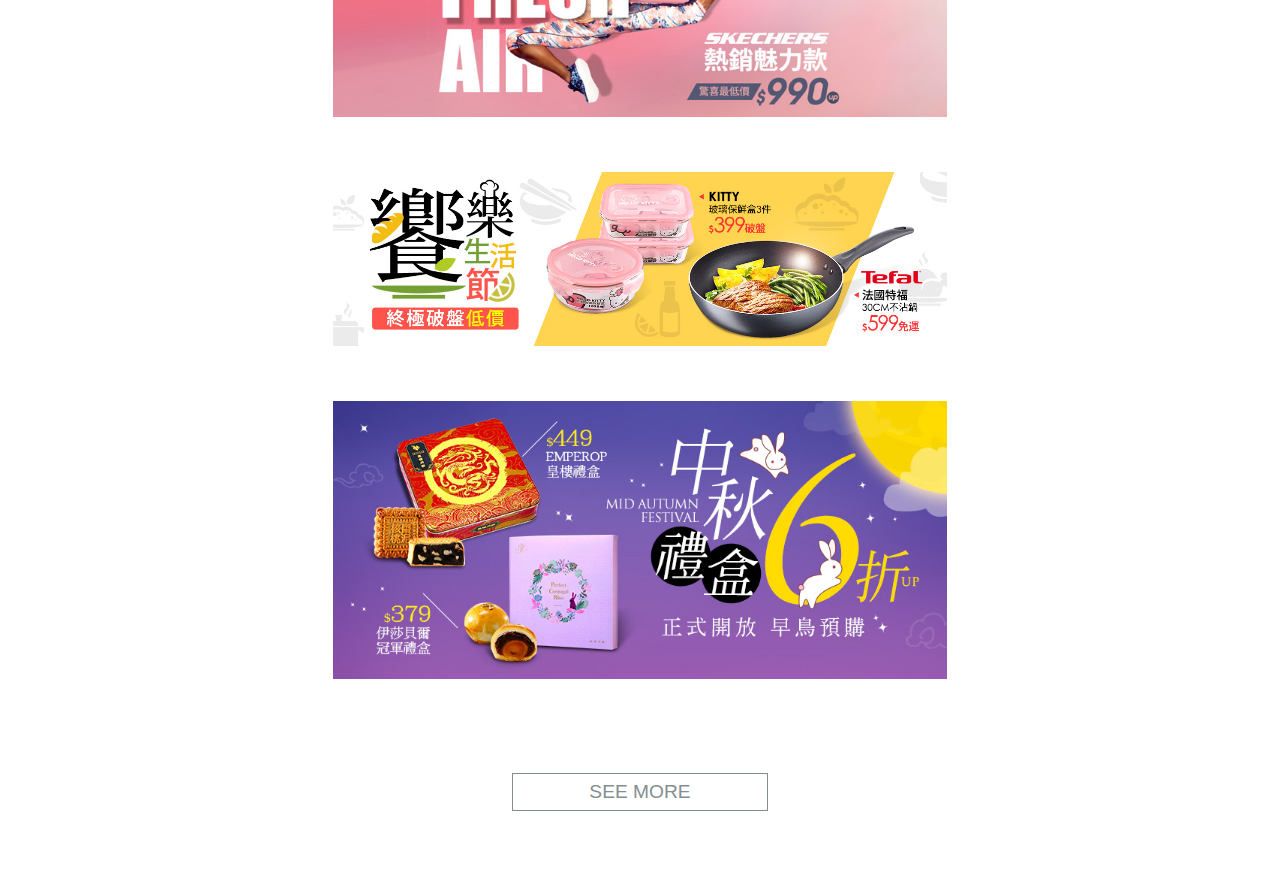
<file: works-bn.html>
<!doctype html>
<html>
<head>
<meta charset="UTF-8">
<title>works</title>
<link rel="icon" href="images/m.ico" type="image/x-icon" />
<meta name="viewport" content="width=device-width, initial-scale=1.0, maximum-scale=1.0, user-scalable=0">
<meta http-equiv="x-ua-compatible" content="IE=edge" >
<link rel="stylesheet" type="text/css" href="images/nav.css" />
<link rel="stylesheet" type="text/css" href="images/style_works_p.css" />

</head>

<body ontouchstart="" >

	
	<div class="container">
		<div class="nav">
		<span></span>
			<ul>
				<li><a href="index.html"><font>HOME</font></a></li>
				<li><a href="about.html"><font >ABOUT</font></a></li>
				<li><img src="images/about_nav.png"/></li>
				<li><font style="color:#017266;">WORKS</font></li>
				<li><a id="CONTACT" href="javascript:void(0);"><font>CONTACT</font></a></li>   
			</ul>
		</div>
		
		
		
		
		<div class="main">
			<div class="focus">
				<p>					
					<big style="color: #017266;"><big><b>Graphic 平面設計</b></big></big><br><br>
					依照客戶、廠商的需求，製作符合主題與品牌的印刷物、廣告bn...
					<br><br>
					工具軟體<br>
					Photoshop： 大部分的檔案製作、修圖、文案編輯<br>
					Illustrator:  向量元件、素材編輯<br>
					素材：手繪、廠商提供、freepik、shutterstock<br><br>

				</p>
			</div>
			<div class="pic" style="margin: 2vw 0;">

			</div>
			<div class="content">
			<style> 
				.content img{ margin:2vw 0;}
			</style>
				<img style="width: 80%;" src="banner/IMG_0942.JPG"/>
				<img style="width: 80%;" src="banner/IMG_0918.JPG"/>
				<img style="width: 80%;" src="banner/IMG_0938.JPG"/>
				<img style="width: 80%;" src="banner/IMG_0878.JPG"/>
				<img style="width: 80%;" src="banner/IMG_0893.JPG"/>
				<img style="width: 80%;" src="banner/IMG_0847.JPG"/>
				<img style="width: 80%;" src="banner/IMG_0730.JPG"/>
				<img style="width: 80%;" src="banner/IMG_0845.JPG"/>
				<img style="width: 80%;" src="banner/IMG_0749.JPG"/>
				<img style="width: 80%;" src="banner/IMG_0815.JPG"/>
				<img style="width: 80%;" src="banner/IMG_0940.JPG"/>				
				<img style="width: 80%;" src="banner/IMG_0743.JPG"/>
				<img style="width: 80%;" src="banner/IMG_0959.JPG"/>
				<img style="width: 80%;" src="banner/IMG_0687.JPG"/>
				<img style="width: 80%;" src="banner/IMG_0653.PNG"/>
				<img style="width: 80%;" src="banner/IMG_0654.JPG"/>
				<img style="width: 80%;" src="banner/IMG_0881.JPG"/>
				<img style="width: 80%;" src="banner/IMG_0640.JPG"/>
				<img style="width: 80%;" src="banner/IMG_0685.JPG"/>
				<img style="width: 80%;" src="banner/IMG_0751.JPG"/>
				
				
				
			</div>
		</div>
				
			<div class="more">
				<a href="works.html" ><button>SEE MORE</button></a>
			</div>

		
			<div class="hide">
				<div class="shadow"></div>
				<div style="position: absolute; z-index: 9999;">
					<div class="sayhello">
						<div class="button"></div>
						<span></span>
						<div>
							<h5>say hello at</h5>
							<h2 id="email">miminyn@gmail.com</h2>
							<button onclick="copyEmail('#email')">COPY EMAIL</button>

						</div>
					</div>
				</div>	
			</div>
	</div>








<script type="text/javascript" src="https://code.jquery.com/jquery-3.4.1.min.js"></script>
<script type="text/javascript" src="images/works.js"></script>
</body>
</html>
</file>
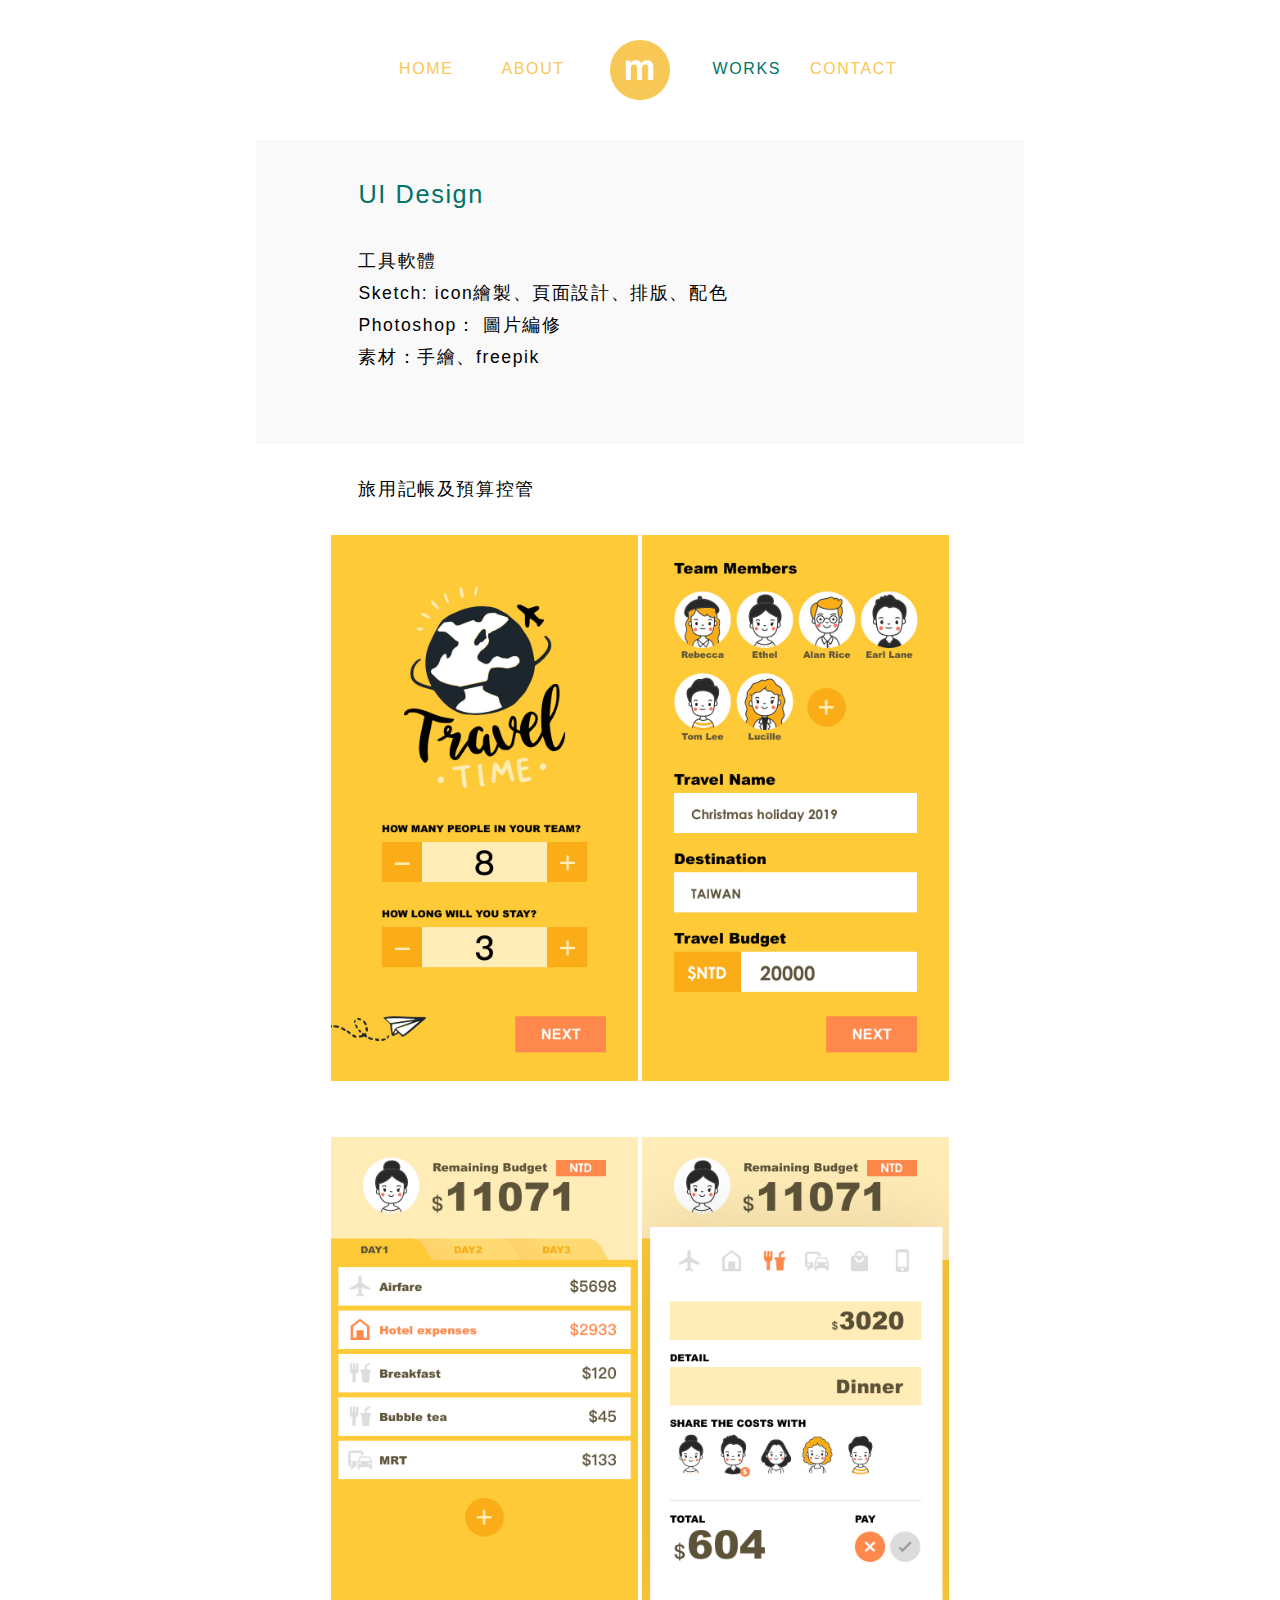
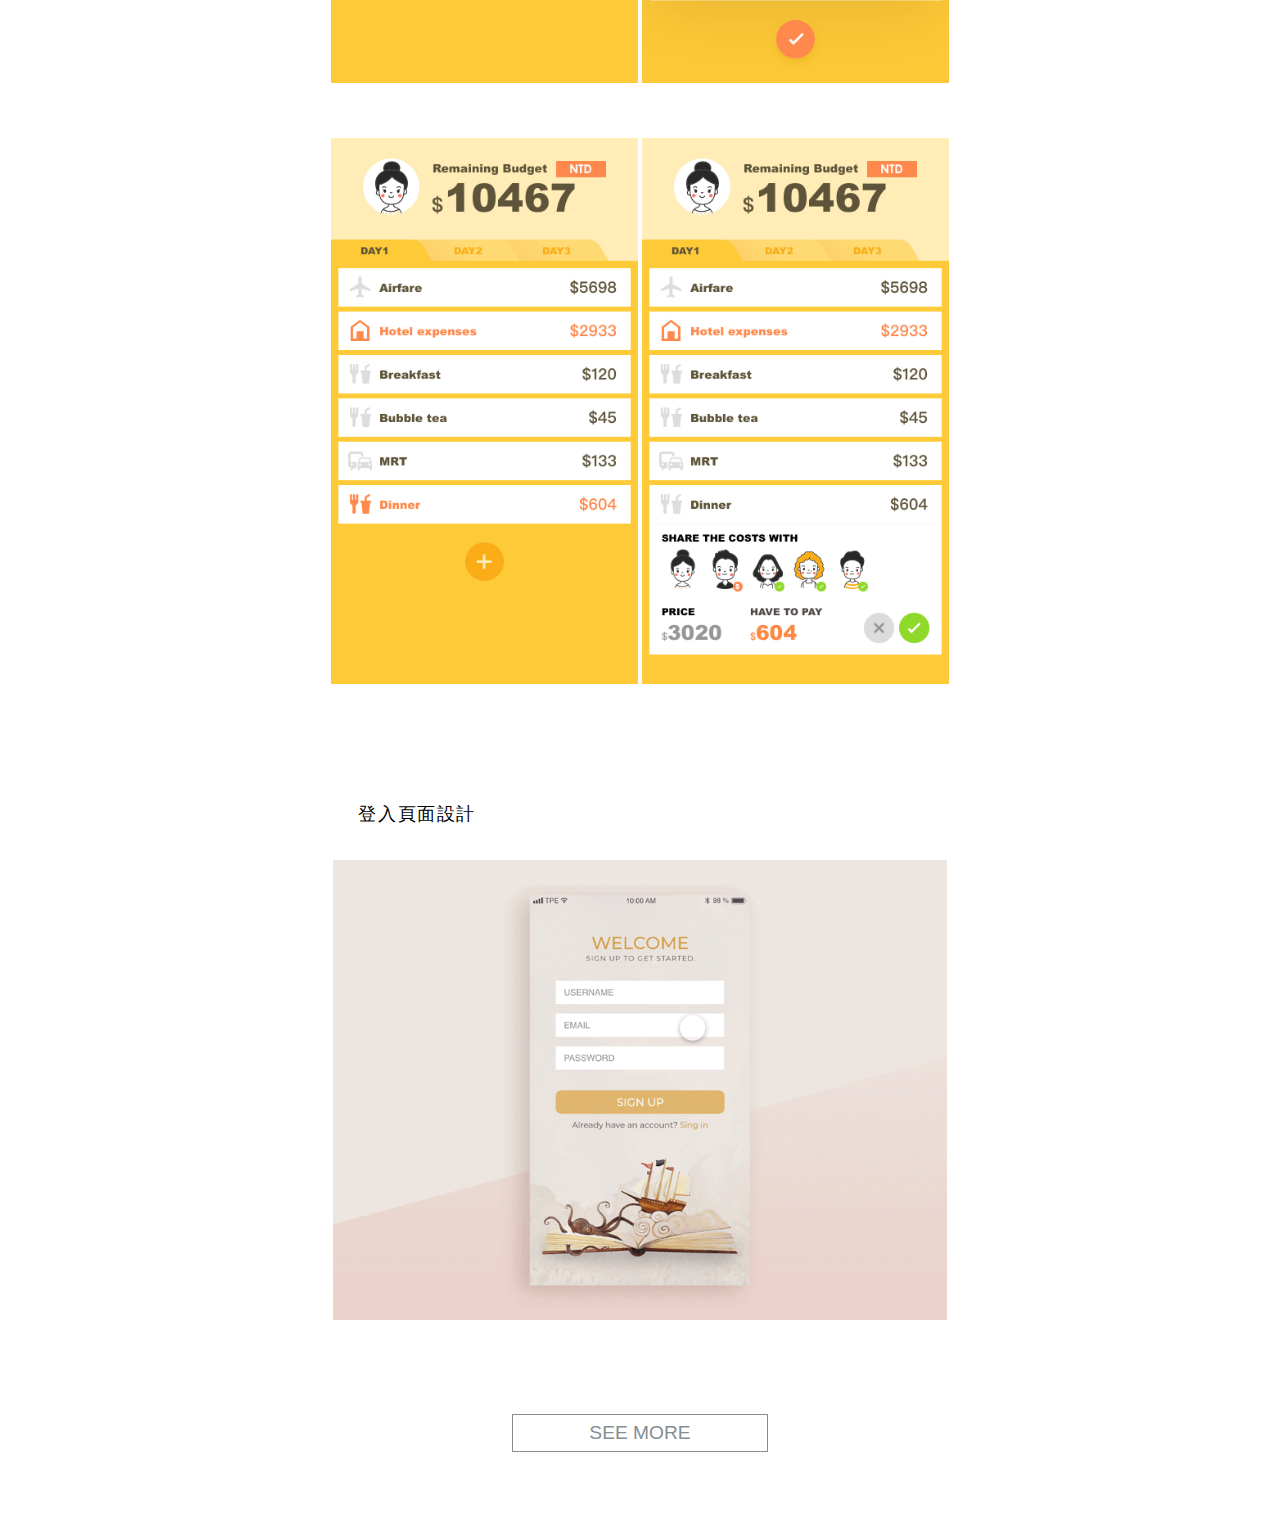
<file: works-ui.html>
<!doctype html>
<html>
<head>
<meta charset="UTF-8">
<title>works</title>
<link rel="icon" href="images/m.ico" type="image/x-icon" />
<meta name="viewport" content="width=device-width, initial-scale=1.0, maximum-scale=1.0, user-scalable=0">
<meta http-equiv="x-ua-compatible" content="IE=edge" >
<link rel="stylesheet" type="text/css" href="images/nav.css" />
<link rel="stylesheet" type="text/css" href="images/style_works_p.css" />

</head>

<body ontouchstart="">

	
	<div class="container">
		<div class="nav">
		<span></span>
			<ul>
				<li><a href="index.html"><font>HOME</font></a></li>
				<li><a href="about.html"><font >ABOUT</font></a></li>
				<li><img src="images/about_nav.png"/></li>
				<li><font style="color:#017266;">WORKS</font></li>
				<li><a id="CONTACT" href="javascript:void(0);"><font>CONTACT</font></a></li>   
			</ul>
		</div>
		
		
		
		
		<div class="main">
			<div class="focus">
				<p>					
					<big style="color: #017266;"><big><b>UI Design</b></big></big>
					
					<br><br>
					工具軟體<br>
					Sketch:  icon繪製、頁面設計、排版、配色<br>
					Photoshop： 	圖片編修<br>
					素材：手繪、freepik<br><br>

				</p>
			</div>
			<div class="pic" style="margin: 2vw 0;">

			</div>
			<div class="content">
			<style> 
				.content img{ margin:2vw 0;}
			</style>
				<p>旅用記帳及預算控管</p>
				<img style="width: 40%;" src="other/travel-01.jpg"/>
				<img style="width: 40%;" src="other/travel-02.jpg"/>
				<img style="width: 40%;" src="other/travel-03.jpg"/>
				<img style="width: 40%;" src="other/travel-04.jpg"/>
				<img style="width: 40%;" src="other/travel-05.jpg"/>
				<img style="width: 40%;" src="other/travel-06.jpg"/>
				<p><br><br>登入頁面設計<br></p>

				<img style="width: 80%;" src="other/001.gif"/>

			</div>
		</div>
				
			<div class="more">
				<a href="works.html" ><button>SEE MORE</button></a>
			</div>

		
			<div class="hide">
				<div class="shadow"></div>
				<div style="position: absolute; z-index: 9999;">
					<div class="sayhello">
						<div class="button"></div>
						<span></span>
						<div>
							<h5>say hello at</h5>
							<h2 id="email">miminyn@gmail.com</h2>
							<button onclick="copyEmail('#email')">COPY EMAIL</button>

						</div>
					</div>
				</div>	
			</div>
	</div>








<script type="text/javascript" src="https://code.jquery.com/jquery-3.4.1.min.js"></script>
<script type="text/javascript" src="images/works.js"></script>
</body>
</html>
</file>
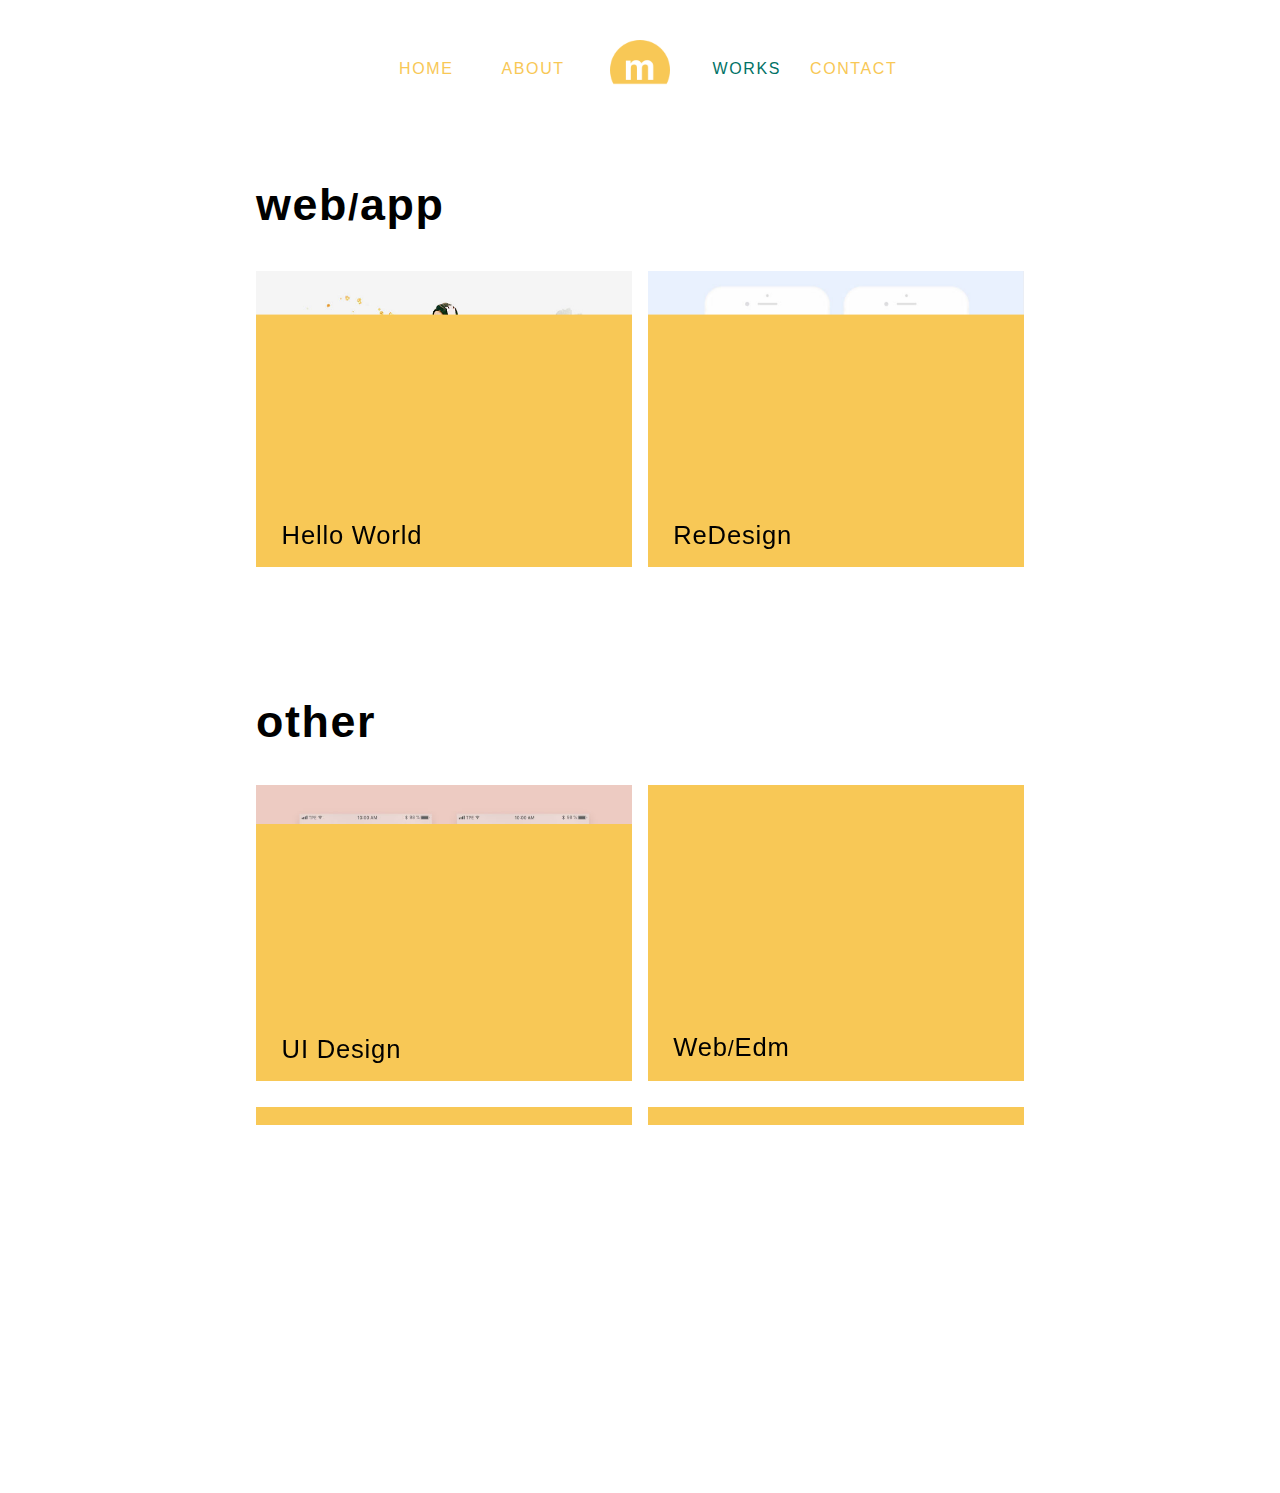
<file: works.html>
<!doctype html>
<html>
<head>
<meta charset="UTF-8">
<title>works</title>
<link rel="icon" href="images/m.ico" type="image/x-icon" />
<meta name="viewport" content="width=device-width, initial-scale=1.0, maximum-scale=1.0, user-scalable=0">
<meta http-equiv="x-ua-compatible" content="IE=edge" >
<link rel="stylesheet" type="text/css" href="images/nav.css" />
<link rel="stylesheet" type="text/css" href="images/style_works.css" />

</head>

<body ontouchstart="">

	
	<div class="container">
		<div class="nav">
		<span></span>
			<ul>
				<li><a href="index.html"><font>HOME</font></a></li>
				<li><a href="about.html"><font >ABOUT</font></a></li>
				<li><img src="images/about_nav.png"/></li>
				<li><font style="color:#017266;">WORKS</font></li>
				<li><a id="CONTACT" href="javascript:void(0);"><font>CONTACT</font></a></li>   
			</ul>
		</div>
		
		
		
		
		<div class="main">
			<div class="grid">
			<div class="title"><h1>web<small>/</small>app</h1></div>
				<figure class="thumbnail">
					<img src="images/works_01.jpg"/>
					<figcaption>
						<h3>Hello World</h3>
						<p>Personal Website<br>個人網頁</p>
						<a href="works-1.html"></a>
					</figcaption>			
				</figure>
				<figure class="thumbnail">
					<img src="images/works_02.jpg"/>
					<figcaption>
						<h3>ReDesign</h3>
						<p>app UI redesign<br>優化操作流程及介面</p>
						<a href="works-2.html"></a>
					</figcaption>			
				</figure>
		</div>
				
			<div class="grid">
			<div class="title"><h1>other</h1></div>
				<figure class="thumbnail">
					<img src="images/works_03.jpg"/>
					<figcaption>
						<h3>UI Design</h3>
						<p>介面設計互動設計</p>
						<a href="works-ui.html"></a>
					</figcaption>			
				</figure>
				<figure class="thumbnail">
					<img src="images/works_04.jpg"/>
					<figcaption>
						<h3>Web<small>/</small>Edm</h3>
						<p>活動頁規劃及設計</p>
						<a href="works-edm.html"></a>
					</figcaption>			
				</figure>
				<figure class="thumbnail">
					<img src="images/works_05.jpg"/>
					<figcaption>
						<h3>Visual Design</h3>
						<p>品牌、商品視覺設計</p>
						<a href="works-visual.html"></a>
					</figcaption>			
				</figure>
				<figure class="thumbnail">
					<img src="images/works_06.jpg"/>
					<figcaption>
						<h3>Graphic</h3>
						<p>banner<br>海報、印刷物</p>
						<a href="works-bn.html"></a>
					</figcaption>			
				</figure>
			</div>
																
		</div>
			
			
		
		
		
		
		
		
		
		
			<div class="hide">
				<div class="shadow"></div>
				<div style="position: absolute; z-index: 9999;">
					<div class="sayhello">
						<div class="button"></div>
						<span></span>
						<div>
							<h5>say hello at</h5>
							<h2 id="email">miminyn@gmail.com</h2>
							<button onclick="copyEmail('#email')">COPY EMAIL</button>

						</div>
					</div>
				</div>	
			</div>
	</div>








<script type="text/javascript" src="https://code.jquery.com/jquery-3.4.1.min.js"></script>
<script type="text/javascript" src="images/works.js"></script>
</body>
</html>
</file>
<file: images/style.css>
@charset "UTF-8";
/* CSS Document */

	head,body { margin: 0 auto; padding: 0; overflow-x: hidden; text-align: center; max-width: 1920px;  font-family: Gill Sans, Gill Sans MT, Arial, sans-serif; -moz-user-select: none;-webkit-user-select: none;}
	* {margin: 0;padding: 0;}
	a {text-decoration:none; display: inline-block;}
	
	/*.footer { width: 100%; height: 100px; background-color: #f6f6f6; bottom: 0;}*/
	
		.container { position: relative; width: 100%; border: none; overflow-x: visible;}
		.topimg img { height:auto;}
		.main { width: 100%; }

			.building,.green01,.green02,.rainbow,.mypic,.train,.yellowline{ position: absolute; height:auto; transition: 0.4s; }
			.building { z-index:-10;}
			.green01 { z-index:-9; }
			.green02 { z-index:-8; display: block;}
			.rainbow { z-index:-7; }
			.mypic { z-index:-6; }
			.train { z-index:-5; }
			.yellowline { z-index:-4;}
		.nav { text-align: left; transition: 0.5s;}
		.nav ul{margin: 0; padding: 0; display: block;}
		.nav ul li{display:inline-block; text-align: center;}
		.nav ul li:first-child { display:inline-block;}
		.nav ul li a {position:relative; display:inline-block; }
		.nav img { width: 1.9rem; height:auto; vertical-align:middle; margin: -0.5rem 1.8rem 0 0;}


		@media only screen and (max-width: 420px) {
		.container { width: 90vw; border: 5vw solid #ffffffe0; overflow-x: hidden;}
		.topimg { margin-top: 8%; }
		.topimg img { width:33%; margin-left: 52%; }
		.main { margin-top: -8%;}
			.building { width:133.33%; left: -50%; }
			.green01 { width:100%; left: 50%; }
			.green02 { width:66.66%; left: 75%; display: none;}
			.rainbow { width:100%; left: 50%;  }
			.mypic { width:66.66%; left: 10.66%; }
			.train { width:100%; left: 16.66%;  }
			.yellowline { width:100%; left: -16%; z-index: -7;}

		.nav { margin-top: 115%; padding-left: 0;}
		.nav ul li{  width: 60%; padding: 2.2%; margin: 2.5vw 16%; border: 0.5px solid #848E90;  }
		.nav ul li:first-child { display:none;}
		.nav ul li a {position: relative; display: block; }
		.nav font { font-size: .9rem; letter-spacing: 0.13rem; margin: 0; color: #848e90;}
		.side { display: none;}
		
		.link{-webkit-tap-highlight-color: rgba(0,0,0,0);
		  -webkit-transition: all 0.2s ease;
			 -moz-transition: all 0.2s ease;
			  -ms-transition: all 0.2s ease;
			   -o-transition: all 0.2s ease;
				  transition: all 0.2s ease;}

		 .link:hover{
			-webkit-transform:translateY(.2rem);
			 -moz-transform:translateY(.2rem);
			  -ms-transform:translateY(.2rem);
			   -o-transform:translateY(.2rem);
				  transform:translateY(.2rem)}
		
		 .link:active { background-color: #F8C856;border: 0.5px solid #F8C856;}
		 .link:active font { color: #fff;}
	}
	
	
	
	
	
	@media only screen and (min-width: 420px) {
		.topimg { margin-top: 8%; }
		.topimg img { width:24%; margin-left: 60%; }
		.main {   margin-top: 0%;}
			.building {  width:100%;   left: -25%; }
			.green01 {  width:75%;   left: 50%; }
			.green02 {  width:50%;   left: 75%;  }
			.rainbow {  width:75%;   left: 50%; }
			.mypic {  width:50%;   left: 25%; }
			.train {  width:75%;   left: 25%; }
			.yellowline {  width:75%;   left: -25%; }

		.nav {  margin-top: 84%;   padding-left: 0;  }
		.nav ul li{  width: 56%; padding: 2%; margin: 2vw 20%; border: 0.5px solid #848E90;  }
		.nav ul li:first-child { display:none;}
		.nav ul li a {position: relative; display: block; }
		.nav font { font-size: 1.4rem; letter-spacing: 0.2rem; margin: 0 1.8rem; color: #848e90;}
		.side { display: none;}
		
		.link{-webkit-tap-highlight-color: rgba(0,0,0,0);
		  -webkit-transition: all 0.2s ease;
			 -moz-transition: all 0.2s ease;
			  -ms-transition: all 0.2s ease;
			   -o-transition: all 0.2s ease;
				  transition: all 0.2s ease;}

		 .link:hover{
			-webkit-transform:translateY(.2rem);
			 -moz-transform:translateY(.2rem);
			  -ms-transform:translateY(.2rem);
			   -o-transform:translateY(.2rem);
				  transform:translateY(.2rem)}
		
		 .link:active { background-color: #F8C856;border: 0.5px solid #F8C856;}
		 .link:active font { color: #fff;}

	}
	
	@media only screen and (min-width: 768px) {
		.topimg { margin-top: 8%; }
		.topimg img { width:16%; margin-left: 66%; }
		.main {   margin-top: 3%;}
			.building {  width:66.66%;   left: 0%; }
			.green01 {  width:50%;   left: 50%;  }
			.green02 {  width:33.33%;   left: 66.66%;}
			.rainbow {  width:50%;   left: 50%;  }
			.mypic {  width:33.33%;   left: 33.33%; }
			.train {  width:50%;   left: 33.33%;  }
			.yellowline {  width:50%;   left: 0%; }

		.nav {  margin-top: 60%;   padding-left: 0;  }
		.nav ul li{  width: 56%; padding: 2%; margin: 2vw 20%; border: 0.5px solid #848E90;  }
		.nav ul li:first-child { display:none;}
		.nav ul li a {position: relative; display: block; }
		.nav font { font-size: 1.4rem; letter-spacing: 0.2rem; margin: 0 1.8rem; color: #848e90;}
		.side { display: none;}
		
	}
	
	@media only screen and (min-width: 1024px) {
		.topimg { margin-top: 6%; }
		.topimg img { width:14%; margin-left: 66%; }
		.main {   margin-top: 3%;}
			.building {  width:66.66%;   left: 0%;}
			.green01 {  width:50%;   left: 50%;}
			.green02 {  width:33.33%;   left: 66.66%;}
			.rainbow {  width:50%;   left: 50%;}
			.mypic {  width:33.33%;   left: 33.33%;}
			.train {  width:50%;   left: 33.33%;}
			.yellowline {  width:50%;   left: 0%;}

		.nav {  margin-top: -6%;   padding-left: 10%; }
		.nav ul{display: table;}
		.nav ul li{display:inline; width:auto; padding: 0; margin: 0; border: 0;  }
		.nav ul li:first-child { display:inline-block;}
		.nav ul li a {position:relative; display:inline-block; }
		.nav font { font-size: 1.2rem; letter-spacing: 0.2rem; margin: 0 1.8rem; color: #000;}
		.side { display: none;}
		a{
		  -webkit-transition: all 0.2s ease;
			 -moz-transition: all 0.2s ease;
			  -ms-transition: all 0.2s ease;
			   -o-transition: all 0.2s ease;
				  transition: all 0.2s ease;}

		 a:hover{
			-webkit-transform:translateY(.2rem);
			 -moz-transform:translateY(.2rem);
			  -ms-transform:translateY(.2rem);
			   -o-transform:translateY(.2rem);
				  transform:translateY(.2rem)}
		.link{
		  -webkit-transition: none;
			 -moz-transition: none;
			  -ms-transition: none;
			   -o-transition: none;
				  transition: none;}

		 .link:hover{ 
			-webkit-transform:none;
			 -moz-transform:none;
			  -ms-transform:none;
			   -o-transform:none;
				  transform:none}

		 .link:active { background-color: transparent;border: none;}
		 .link:active font { color: #000;}

	}
	
	
	
	@media only screen and (min-width: 1440px) {
		.topimg { margin-top: 3%; }
		.topimg img { width:9.8%; margin-left: 50%; }
		.main { width: 1920px; margin-top: -3%;}
			.building {  width:50%;   left: 12.5%; }
			.green01 {  width:37.5%;   left: 50%; }
			.green02 {  width:25%;   left: 62.5%; }
			.rainbow {  width:37.5%;   left: 50%; }
			.mypic {  width:25%;   left: 37.5%;}
			.train {  width:37.5%;   left: 37.5%;}
			.yellowline {  width:37.5%;   left: 12.5%;}

		.nav {  margin-top: 35%;   padding-left: 20%;  }
		.nav ul{display: table;}
		.nav ul li{display:inline;}
		.nav font { font-size: 1.05rem; letter-spacing: 0.2rem; margin: 0 1.05rem;}
		.side { display: block; width: 1920px; margin-top: -3%;}
			.leftside01 { position: absolute; left: 0%; transform: translateY(50%); z-index: -5;}
			.leftside02 { position: absolute; left: 0%; transform: translateY(400%); z-index: -5;}
			.midside01 { position: absolute; left: 25%;  z-index: -5;}
			.midside02 { position: absolute; left: 62.5%; transform: translateY(200%); z-index: -5;}
			.rightside01 { position: absolute; left: 75%; transform: translateY(100%); z-index: -5;}
			.rightside02 { position: absolute; left: 87.5%; transform: translateY(50%); z-index: -5;}
			.rightside03 { position: absolute; left: 75%; transform: translateY(200%); z-index: -5;}
		
	}
	@media only screen and (min-width: 1680px) {
		.nav img { width: 2.1rem;}
		.nav font { font-size: 1.26rem; letter-spacing: 0.25rem;}		
	}
	
	@media only screen and (min-width: 1920px) {
		.nav img { width: 2.5rem;}
		.nav font { font-size: 1.5rem; letter-spacing: 0.3rem;}		
	}

/* CONTACT*/
.hide{ display: none;}

.shadow{ position: fixed ; top: 0; left: 0; width:100%; height: 100%; background-color:#00000087;box-shadow: 1vw 1vw 20vw #98989850;}	
.sayhello{ position: fixed ; top:15%; left: 10%; width:80%; height: 70%; background-color:#f8c856;box-shadow: 1vw 1vw 20vw #00000094;  overflow: hidden; display: flex;flex-direction: column;justify-content: center;}	

.sayhello span, .sayhello span:before {position: absolute; height: .3vw; width:8vw;  border-radius: .3vw; background-color:#fff; content:'';left: 0;transition: .5s;}
.sayhello span { transform: rotate(45deg);top: 6vw; left: 3vw; }
.sayhello span:before {transform: rotate(90deg); }
.sayhello span:after {content:''; width: 5vw; height: 5vw; position: absolute; top:-2vw; left:-2vw;transform: rotate(-45deg)}

.sayhello h2{ font-size: 1.6rem; line-height: 2.5rem;color: #fff;}
.sayhello h5{font-size: 1.2rem;color: #017266;}

.sayhello button{width: 15vw; height: 3vw; background-color: #f98544;color: #fff; border: none; font-size: 1.5rem; font-weight: 300;outline:none;overflow: hidden;position: relative;}
.sayhello button:after { width:100%; height:100%;border-radius: 100%; background-color:#fbf0d7;background-position: 50%;content:'';position: absolute;top: 0;left: 0;pointer-events:none;transform: scale(1,5); opacity:0; transition: transform .5s,opacity 1s;}
.sayhello button:active:after{ transform: scale(0,0); opacity: .2; transition: 0s;}

.circle1,.circle2,.circle3,.circle4{position: absolute;}
.circle1{ width: 100vw; height: 100vw; border-radius: 100vw; background-color:#f98544;top:79vw;left: -18vw; }
.circle2{ width: 80vw; height: 80vw; border-radius: 80vw; border:0.2vw #f98544 solid; top:-60vw;left: 55vw;}
.circle3{ width: 20vw; height: 20vw; border-radius: 20vw; background-color:#fbf0d7;top:82vw;left: 57vw;}
.circle4{ width: 5vw; height: 5vw; border-radius: 5vw; background-color:#017266;top:72vw;left: 7vw;}

@media only screen and (max-width: 375px) { 
.sayhello h2{ font-size: 1.3rem;line-height: 2rem;margin-bottom: 5vw;}
.sayhello h5{font-size: 1rem;}
.sayhello button{width:60vw; height: 10vw; font-size: 1rem; font-weight: 300;margin-bottom: 10vw;}

.circle1{ top:105vw;left: -18vw;}
.circle2{ top:-60vw;left: 55vw;}
.circle3{ top:100vw;left: 57vw;}
.circle4{ top:98vw;left: 7vw;}
}
@media only screen and (min-width: 376px) and (max-width: 595px) { 
.sayhello h2{ font-size: 1.6rem;line-height: 2.5rem; margin-bottom: 5vw;}
.sayhello h5{font-size: 1.2rem;}
.sayhello button{width:48vw; height: 10vw; font-size: 1.2rem;}
.circle1{ top:105vw;left: -18vw;}
.circle2{ top:-60vw;left: 55vw;}
.circle3{ top:100vw;left: 57vw;}
.circle4{ top:98vw;left: 7vw;}

}
@media only screen and (min-width: 596px) and (max-width: 768px) { 
.sayhello span, .sayhello span:before { height: .3vw; width:5vw;  border-radius: .3vw; }
.sayhello h2{ font-size: 2.2rem;line-height: 3.5rem;margin-bottom: 5vw;}
.sayhello h5{font-size: 1.6rem;}
.sayhello button{width:48vw; height: 6vw; font-size: 1.5rem;}
.circle3{ top:77vw;left: 57vw;}
}
@media only screen and (min-width: 769px) and (max-width: 1024px) { 
.sayhello span, .sayhello span:before { height: .3vw; width:5vw;  border-radius: .3vw;}
.sayhello h2{ font-size: 2.4rem;line-height: 4rem;margin-bottom: 5vw;}
.sayhello h5{font-size: 1.8rem;}
.sayhello button{width:30vw; height: 5vw; font-size: 1.6rem;}
.circle1{ top:71vw;left: -18vw;}
.circle2{ top:-60vw;left: 55vw;}
.circle3{ top:68vw;left: 57vw;}
.circle4{ top:67vw;left: 7vw;}
}
@media only screen and (min-width: 1025px) and (max-width: 1366px) { 
.sayhello{ top:20%; left: 20%; width:60%; height: 60%;}	
.sayhello span, .sayhello span:before { height: .3vw; width:4vw;  border-radius: .3vw;}
.sayhello h2{ font-size: 3rem;line-height: 4rem;margin-bottom: 5vw;}
.sayhello h5{font-size: 2.4rem;}
.sayhello button{width:30vw; height: 5vw; font-size: 1.8rem;}
.circle1{ top:47vw;left: -18vw;}
.circle2{ top:-60vw;left: 55vw;}
.circle3{ top:49vw;left: 57vw;}
.circle4{ top:45vw;left: 7vw;}
}
@media only screen and (min-width: 1367px) and (max-width: 1440px) { 
.sayhello{ top:20%; left: 25%; width:50%; height: 60%;}	
.sayhello span, .sayhello span:before { height: .3vw; width:3vw;  border-radius: .3vw;}
.sayhello span { transform: rotate(45deg);top: 3vw; left: 2vw; }
.sayhello h2{ font-size: 2rem;line-height: 2rem;margin-bottom: 3vw;}
.sayhello h5{font-size: 1.6rem;}
.sayhello button{width:20vw; height: 3vw; font-size: 1rem;}
.circle1{ top:47vw;left: -18vw;}
.circle2{ top:-60vw;left: 55vw;}
.circle3{ top:49vw;left: 69vw;}
.circle4{ top:45vw;left: 7vw;}
}
@media only screen and (min-width: 1441px){ 
.sayhello{ top:20%; left: 25%; width:50%; height: 60%;}	
.sayhello span, .sayhello span:before { height: .3vw; width:3vw;  border-radius: .3vw;}
.sayhello span { transform: rotate(45deg);top: 3vw; left: 2vw; }
.sayhello h2{ font-size: 3rem;line-height: 4rem;margin-bottom: 2vw;}
.sayhello h5{font-size: 2.4rem;}
.sayhello button{width:16vw; height: 3vw; font-size: 1.8rem;}
.circle1{ top:47vw;left: -18vw;}
.circle2{ top:-60vw;left: 55vw;}
.circle3{ top:49vw;left: 69vw;}
.circle4{ top:45vw;left: 7vw;}
}
</file>
<file: images/nav.css>
@charset "UTF-8";
/* CSS Document */
	head,body { margin: 0 auto; padding: 0; overflow-x: hidden; text-align: center; max-width: 1920px;  font-family: Gill Sans, Gill Sans MT,PingFangTC-light,Arial, sans-serif; -moz-user-select: none;-webkit-user-select: none;}
	* {margin: 0;padding: 0;
	  -webkit-box-sizing: border-box;
		 -moz-box-sizing: border-box;
			  box-sizing: border-box;
		 -webkit-tap-highlight-color: rgba(0,0,0,0);
		 	-moz-tap-highlight-color: rgba(0,0,0,0);
		 	     tap-highlight-color: rgba(0,0,0,0);
		}

@media only screen and (max-width: 768px) { 
	 .nav a:active { background-color: #F8C856 !important;}
	 .nav a:active font { color: #fff;}
	 .nav ul{ z-index: 99; }
}

@media only screen and (min-width: 769px) { 

		a{
		  -webkit-transition: all 0.2s ease;
			 -moz-transition: all 0.2s ease;
			  -ms-transition: all 0.2s ease;
			   -o-transition: all 0.2s ease;
				  transition: all 0.2s ease;}

		 a:hover{
		  -webkit-transform:translateY(.2rem);
			 -moz-transform:translateY(.2rem);
			  -ms-transform:translateY(.2rem);
			   -o-transform:translateY(.2rem);
				  transform:translateY(.2rem)}
}

/*nav*/
	.nav { display: flex; justify-content: center;}
	.nav ul{margin:40px 0; padding: 0;}
	.nav ul li{ display:inline-block; text-align: center; width: 8vw;}
	.nav ul li a { position:relative; display:inline-block; }
	.nav img { width:60px; height:auto; vertical-align:middle;}
	.nav font {font-family: Gill Sans, Gill Sans MT, Arial, sans-serif;font-size: 1rem; letter-spacing: 0.1rem; margin: 0; color: #F8C856;}


@media only screen and (max-width: 595px) { 
	.nav { width: 100%; height: 12vw; background-color:#F8C856; }
	.nav span, .nav span:before,.nav span:after{position: absolute;  border-radius: .8vw; background-color:#fff; content:'';right: 0;}
	.nav span{height: .8vw; width:5vw; right: 5vw; top: 6vw;}
	.nav span:before,.nav span:after{height: .8vw; width:8vw;}
	.nav span:before { top:-2.2vw;}
	.nav span:after { top:2.2vw;}
	.nav ul{margin:0; padding: 0; position: absolute; top:12vw; right: 0; display: none; }
	
	
	.nav ul li{ display:block; text-align: center; width: 50vw;}
	.nav ul li a { display: block;  padding:  6vw 0 ;  background-color: #F9F9F9; border: 0.5px #e6e6e6 solid;}
	.nav img { width:60px; height:auto; vertical-align:middle;}
	.nav font {font-size: 1rem; letter-spacing: 0.1rem; margin: 0; color: #848E90;}
	}	

@media only screen and (min-width: 596px) and (max-width: 768px) {
	.nav { width: 100%; height: 12vw; background-color:#F8C856; }
	.nav span, .nav span:before,.nav span:after{position: absolute;  border-radius: 4px; background-color:#fff; content:'';right: 0;}
	.nav span{height: 4px; width:30px; right: 5vw; top: 6vw;}
	.nav span:before,.nav span:after{height: 4px; width:43px;}
	.nav span:before { top:-13px;}
	.nav span:after { top:13px;}

	.nav ul{margin:0; padding: 0; position: absolute; top:12vw; right: 0; display: none; }
	.nav ul li{ display:block; text-align: center; width: 50vw;}
	.nav ul li a { display: block;  padding:  6vw 0 ;  background-color: #F9F9F9; border: 0.5px #e6e6e6 solid;}
	.nav img { width:60px; height:auto; vertical-align:middle;}
	.nav font {font-size: 1rem; letter-spacing: 0.1rem; margin: 0; color: #848E90;}
}
@media only screen and (min-width: 769px) and (max-width: 1024px) { 
	.nav ul li{ width: 13vw;}
}

@media only screen and (min-width: 1025px) and (max-width: 1440px) { 
	.nav ul li{ width: 8vw;}
}
@media only screen and (min-width: 1441px)and (max-width: 1720px) { 
	.nav ul li{ width: 8vw;}
}
@media only screen and (min-width: 1721px) { 
	.nav img { width:3.5vw; height:auto; vertical-align:middle;}
	.nav font {font-size: 1.4rem; letter-spacing: 0.2rem;}
}



/* CONTACT*/
.hide{ display: none;}

.shadow{ position: fixed ; top: 0; left: 0; width:100%; height: 100%; background-color:#00000087;box-shadow: 1vw 1vw 20vw #98989850;}	
.sayhello{ position: fixed ; top:15%; left: 10%; width:80%; height: 70%; background-color:#f8c856;box-shadow: 1vw 1vw 20vw #00000094;  overflow: hidden; display: flex;flex-direction: column;justify-content: center;}	

.sayhello span, .sayhello span:before {position: absolute; height: .3vw; width:8vw;  border-radius: .3vw; background-color:#fff; content:'';left: 0;transition: .5s;}
.sayhello span { transform: rotate(45deg);top: 6vw; left: 3vw; }
.sayhello span:before {transform: rotate(90deg); }
.sayhello span:after {content:''; width: 5vw; height: 5vw; position: absolute; top:-2vw; left:-2vw;transform: rotate(-45deg)}

.sayhello h2{ font-size: 1.6rem; line-height: 2.5rem;color: #fff;}
.sayhello h5{font-size: 1.2rem;color: #017266;}

.sayhello button{width: 15vw; height: 3vw; background-color: #f98544;color: #fff; border: none; font-size: 1.5rem; font-weight: 300;outline:none;overflow: hidden;position: relative;}
.sayhello button:after { width:100%; height:100%;border-radius: 100%; background-color:#fbf0d7;background-position: 50%;content:'';position: absolute;top: 0;left: 0;pointer-events:none;transform: scale(1,5); opacity:0; transition: transform .5s,opacity 1s;}
.sayhello button:active:after{ transform: scale(0,0); opacity: .2; transition: 0s;}

.circle1,.circle2,.circle3,.circle4{position: absolute;}
.circle1{ width: 100vw; height: 100vw; border-radius: 100vw; background-color:#f98544;top:79vw;left: -18vw; }
.circle2{ width: 80vw; height: 80vw; border-radius: 80vw; border:0.2vw #f98544 solid; top:-60vw;left: 55vw;}
.circle3{ width: 20vw; height: 20vw; border-radius: 20vw; background-color:#fbf0d7;top:82vw;left: 57vw;}
.circle4{ width: 5vw; height: 5vw; border-radius: 5vw; background-color:#017266;top:72vw;left: 7vw;}

@media only screen and (max-width: 375px) { 
.sayhello h2{ font-size: 1.3rem;line-height: 2rem;margin-bottom: 5vw;}
.sayhello h5{font-size: 1rem;}
.sayhello button{width:60vw; height: 10vw; font-size: 1rem; font-weight: 300;margin-bottom: 10vw;}

.circle1{ top:105vw;left: -18vw;}
.circle2{ top:-60vw;left: 55vw;}
.circle3{ top:100vw;left: 57vw;}
.circle4{ top:98vw;left: 7vw;}
}
@media only screen and (min-width: 376px) and (max-width: 595px) { 
.sayhello h2{ font-size: 1.6rem;line-height: 2.5rem; margin-bottom: 5vw;}
.sayhello h5{font-size: 1.2rem;}
.sayhello button{width:48vw; height: 10vw; font-size: 1.2rem;}
.circle1{ top:105vw;left: -18vw;}
.circle2{ top:-60vw;left: 55vw;}
.circle3{ top:100vw;left: 57vw;}
.circle4{ top:98vw;left: 7vw;}
}
@media only screen and (min-width: 596px) and (max-width: 768px) { 
.sayhello span, .sayhello span:before { height: .3vw; width:5vw;  border-radius: .3vw; }
.sayhello h2{ font-size: 2.2rem;line-height: 3.5rem;margin-bottom: 5vw;}
.sayhello h5{font-size: 1.6rem;}
.sayhello button{width:48vw; height: 6vw; font-size: 1.5rem;}
.circle3{ top:77vw;left: 57vw;}
}
@media only screen and (min-width: 769px) and (max-width: 1024px) { 
.sayhello span, .sayhello span:before { height: .3vw; width:5vw;  border-radius: .3vw;}
.sayhello h2{ font-size: 2.4rem;line-height: 4rem;margin-bottom: 5vw;}
.sayhello h5{font-size: 1.8rem;}
.sayhello button{width:30vw; height: 5vw; font-size: 1.6rem;}
.circle1{ top:71vw;left: -18vw;}
.circle2{ top:-60vw;left: 55vw;}
.circle3{ top:68vw;left: 57vw;}
.circle4{ top:67vw;left: 7vw;}
}
@media only screen and (min-width: 1025px) and (max-width: 1366px) { 
.sayhello{ top:20%; left: 20%; width:60%; height: 60%;}	
.sayhello span, .sayhello span:before { height: .3vw; width:4vw;  border-radius: .3vw;}
.sayhello h2{ font-size: 3rem;line-height: 4rem;margin-bottom: 5vw;}
.sayhello h5{font-size: 2.4rem;}
.sayhello button{width:30vw; height: 5vw; font-size: 1.8rem;}
.circle1{ top:47vw;left: -18vw;}
.circle2{ top:-60vw;left: 55vw;}
.circle3{ top:49vw;left: 57vw;}
.circle4{ top:45vw;left: 7vw;}
}
@media only screen and (min-width: 1367px) and (max-width: 1440px) { 
.sayhello{ top:20%; left: 25%; width:50%; height: 60%;}	
.sayhello span, .sayhello span:before { height: .3vw; width:3vw;  border-radius: .3vw;}
.sayhello span { transform: rotate(45deg);top: 3vw; left: 2vw; }
.sayhello h2{ font-size: 2rem;line-height: 2rem;margin-bottom: 3vw;}
.sayhello h5{font-size: 1.6rem;}
.sayhello button{width:20vw; height: 3vw; font-size: 1rem;}
.circle1{ top:47vw;left: -18vw;}
.circle2{ top:-60vw;left: 55vw;}
.circle3{ top:49vw;left: 69vw;}
.circle4{ top:45vw;left: 7vw;}
}
@media only screen and (min-width: 1441px){ 
.sayhello{ top:20%; left: 25%; width:50%; height: 60%;}	
.sayhello span, .sayhello span:before { height: .3vw; width:3vw;  border-radius: .3vw;}
.sayhello span { transform: rotate(45deg);top: 3vw; left: 2vw; }
.sayhello h2{ font-size: 3rem;line-height: 4rem;margin-bottom: 2vw;}
.sayhello h5{font-size: 2.4rem;}
.sayhello button{width:16vw; height: 3vw; font-size: 1.8rem;}
.circle1{ top:47vw;left: -18vw;}
.circle2{ top:-60vw;left: 55vw;}
.circle3{ top:49vw;left: 69vw;}
.circle4{ top:45vw;left: 7vw;}
}







/* MORE*/
.more button{ width: 20vw ;height: 3vw; margin: 5vw 0; border: 0.5px solid #848E90; background-color: #fff;font-size: 1.2rem;color: #848e90;outline:none;}
.more button:active { background-color: #F8C856;border: 0.5px solid #F8C856;}
.more button:active { color: #fff;}
@media only screen and (max-width: 960px) { 
	.more button{ width: 40vw ;height: 5vw;}
}

@media only screen and (max-width: 595px) { 
	.more button{ width: 60vw ;height: 8vw;}
}
</file>
<file: images/style_about.css>
@charset "UTF-8";
/* CSS Document */

/*nav*/
@media only screen and (max-width: 768px) { 
.nav ul li:nth-child(2),.nav ul li:nth-child(3) { display:none;}
}

	a {text-decoration:none; display: inline-block;}
	h1 { font-size: 2.8rem; letter-spacing: 0.1rem; font-weight: 550; line-height: 8rem; text-align: left;}
	h3 { font-size: 2rem;  letter-spacing: 0.05rem;font-weight: 500; line-height: 2.5rem; text-align: left;}
	p { font-size: 1rem; letter-spacing: 0.1rem; font-family: Gill Sans, Gill Sans MT, PingFangTC-light ,Arial,Microsoft JhengHei, sans-serif;font-weight: 100; line-height: 2rem; text-align:justify;}

.wrapper{ }
.dot1,.dot2,.dot3,.dot4,.dot5,.dot6,.dot7{ position: absolute; border-radius: 50%; z-index: -10;}
.dot1 { height: 350px;width: 350px; background-color: #F98544; top: 120px; right: 100px; }
.dot2 { height: 180px;width: 180px; background-color: #F8C856; top: 650px; left: -44px; }
.dot3 { height: 50px;width: 50px; background-color: #F8C856; top: 560px; right: 60px; }
.dot4 { height: 35px;width: 35px; background-color: #017266; top: 1100px; left: 130px; }
.dot5 { height: 300px;width: 300px; background-color: #F8C856; top: 1400px; right: -150px; }
.dot6 { height: 50px;width: 50px; background-color: #017266; top: 1750px; left: 160px; }
.dot7 { height: 230px;width: 230px; background-color: #F98544; top: 2080px; left: -50px; }

.container{ }
	.main{ padding: 0 20vw }
	.about,.good,.portfolio{ display: flex; padding: 2vw  0;  flex-wrap:wrap; justify-content: space-between;}
	.about .text{ width:60%; text-align: left; }
	.about .pic{ width:40%; display:flex; justify-content: flex-end; align-items: flex-end;}
	.about .pic img { width: 80%;  }

	.good .title {width: 100%; }
	.good .uiux,.good .web{ width:47%; padding:5%; margin-top: 3%; border-radius:1vw; background-color: #fcfcfc; border-left:.5vw #F8C856 solid; box-shadow: 9px 18px 24px #efefef;}
	.good .uiux{ border-left:.5vw #F8C856 solid;}
	.good .web{ border-left:.5vw #017266 solid;}

	.portfolio .work { width: 100%;  }
	.portfolio img { width: 80%; margin-top: 3%; }
	.portfolio .detail { width:100%;  margin: 5vw 0; padding:5% ;/*background-color: #fcfcfc; box-shadow: 9px 18px 24px #efefef;*/}


@media only screen and (max-width: 595px) { 
	.wrapper{ position: relative;overflow-x: hidden;}
	.main{ padding: 0 10vw }
	.about,.good,.portfolio{ display: block;}
	.about .text{ width:100%; text-align: left; }
	.about .pic{ width:100%; display:block; }
	.about .pic img { width: 50%; margin: 10vw 0;  }
	
	.good .uiux,.good .web{ width:100%; padding:8%; margin-top: 3% ; margin-bottom: 7vw; border-radius:1vw; border-left:.5vw #F8C856 solid; box-shadow: 9px 18px 24px #efefef;}
	.good .uiux{ border-left:2vw #F8C856 solid;}
	.good .web{ border-left:2vw #017266 solid;}

	
	h1 { font-size: 2rem; letter-spacing: 0.1rem; font-weight: 550; line-height: 8rem; text-align: left;}
	h3 { font-size: 1.5rem;  letter-spacing: 0.05rem;font-weight: 500; line-height: 2rem; text-align: left;}
	p { font-size: 1rem; letter-spacing: 0.1rem; font-weight: 100; line-height: 1.8rem; text-align:justify;}
	
	.dot1 {top: -20vw; right: -180vw;display: none; }
	.dot2 {top: 145vw; left: 6vw; }
	.dot3 {top: 124vw; right: 10vw; }
	.dot4 {top: 180vw; left: 76vw; }
	.dot5 {display: none;}
	.dot7 {display: none;}
	
	}	

@media only screen and (min-width: 596px) and (max-width: 768px) {
	.wrapper{ position: relative;overflow-x: hidden;}
	.main{ padding: 0 10vw }
	
	.dot1 {top: 24vw; right: -23vw; }
	.dot2 {top: 77vw; left: -15vw; }
	.dot3 {top: 83vw; right: 2vw; }
	.dot5 {top: 207vw; right: -26vw; }
	

}
@media only screen and (min-width: 769px) and (max-width: 1024px) { 
	.wrapper{ position: relative;overflow-x: hidden;}
	.main{ padding: 0 10vw }
	
	.dot1 {top: 20vw; right: -10vw; }
	.dot2 {top: 103vw; left: -11vw; }
	.dot3 {top: 77vw; right: 0; }
	.dot4 {top: 145vw; left: -1vw; }
	.dot5 {top: 196vw; right: -17vw; }
	.dot6 {top: 1750px; left: 160px; }
	.dot7 {top: 310vw; left: -5vw; }

	h1 { font-size: 2.8rem; letter-spacing: 0.1rem; font-weight: 550; line-height: 8rem; }
	h3 { font-size: 2rem;  letter-spacing: 0.05rem;font-weight: 500; line-height: 2.5rem; }
	p { font-size: 1.3rem; letter-spacing: 0.1rem;  font-weight: 100; line-height: 2.5rem; }
}

@media only screen and (min-width: 1025px) and (max-width: 1440px) { 
	.wrapper{ position: relative;overflow-x: hidden;}
	.main{ padding: 0 20vw }
	.dot1 {top: 120px; right: 100px; }
	.dot2 {top: 650px; left: -44px; }
	.dot3 {top: 560px; right: 60px; }
	.dot4 {top: 1100px; left: 130px; }
	.dot5 {top: 1400px; right: -150px; }
	.dot6 {top: 1750px; left: 160px; }
	.dot7 {top: 2080px; left: -50px; }
	h1 { font-size: 2.8rem; letter-spacing: 0.1rem; font-weight: 550; line-height: 8rem;}
	h3 { font-size: 2rem;  letter-spacing: 0.05rem;font-weight: 500; line-height: 2.5rem;}
}
@media only screen and (min-width: 1441px)and (max-width: 1720px) { 
	.wrapper{ position: relative;overflow-x: hidden;}
	.main{ padding: 0 20vw }
	h1 { font-size: 3.8rem; letter-spacing: 0.1rem; font-weight: 550; line-height: 12rem; }
	h3 { font-size: 2.4rem;  letter-spacing: 0.05rem;font-weight: 500; line-height: 3.2rem; }
	p { font-size: 1.3rem; letter-spacing: 0.1rem;  font-weight: 100; line-height: 3rem; }
}
@media only screen and (min-width: 1721px) { 	
	.main{ padding: 0 10vw }
	h1 { font-size: 3.8rem; letter-spacing: 0.1rem; font-weight: 550; line-height: 12rem; }
	h3 { font-size: 2.4rem;  letter-spacing: 0.05rem;font-weight: 500; line-height: 3.2rem; }
	p { font-size: 1.8rem; letter-spacing: 0.1rem;  font-weight: 100; line-height: 3rem; }
}
</file>
<file: images/side_nav.css>
@charset "UTF-8";
/* CSS Document */
	head,body { margin: 0 auto; padding: 0; overflow-x: hidden; text-align: center; max-width: 1920px;  font-family: Gill Sans, Gill Sans MT,PingFangTC-light,Arial, sans-serif; -moz-user-select: none;-webkit-user-select: none;  }
	* {margin: 0;padding: 0;
	  -webkit-box-sizing: border-box;
		 -moz-box-sizing: border-box;
			  box-sizing: border-box;
		 -webkit-tap-highlight-color: rgba(0,0,0,0);
		 	-moz-tap-highlight-color: rgba(0,0,0,0);
		 	     tap-highlight-color: rgba(0,0,0,0);
		}

@media only screen and (max-width: 768px) { 
}

@media only screen and (min-width: 769px) { 

		a font{
		  -webkit-transition: all 0.2s ease;
			 -moz-transition: all 0.2s ease;
			  -ms-transition: all 0.2s ease;
			   -o-transition: all 0.2s ease;
				  transition: all 0.2s ease;}

		 a:hover font{ color: #F8C856;
		  -webkit-transform:translateY(.1rem);
			 -moz-transform:translateY(.1rem);
			  -ms-transform:translateY(.1rem);
			   -o-transform:translateY(.1rem);
				  transform:translateY(.1rem)}
}

/*nav*/
	.side_nav { position: fixed; top: 0; left: 0; bottom: 0; width: 12%; /*background-color:#F8F8F8; background-image: url(texture.png);*/}
	.side_nav ul{position: absolute; margin:16vw 0; padding: 0;}
	.side_nav ul li{ display:inline-block; text-align: right; width: 8vw; margin: 12%;}
	.side_nav ul li a { position:relative; display:inline-block; }
	.side_nav font {font-family: Gill Sans, Gill Sans MT, Arial, sans-serif;font-size: 0.5rem; letter-spacing: 0.1rem; margin: 0; color: #626262;}


@media only screen and (max-width: 595px) { 
	.side_nav {
		display: none;
	}
	
	
	}	

@media only screen and (min-width: 596px) and (max-width: 768px) {
}
</file>
<file: images/style_graphic.css>
@charset "UTF-8";
/* CSS Document */

a {
	text-decoration: none;
	display: inline-block;
}
h1 {
	font-size: 2.8rem;
	letter-spacing: 0.1rem;
	font-weight: 550;
	line-height: 8rem;
	text-align: left;
}
h3 {
	font-size: 1.6rem;
	letter-spacing: 0.05rem;
	font-weight: 500;
	line-height: 2.5rem;
	text-align: left;
}
p {
	font-size: .9rem;
	font-family: PingFangTC-light, Arial, Microsoft JhengHei;
	font-weight: 100;
	text-align: justify;
}
img {
	width: 100%;
}




.wrapper {
}
.container {
}
.main {
	margin: 5% 6% 5% 18%;
}
.main .silder{ margin: 2% 0 0 0;}

.banner { 
	display: flex;
	justify-content: space-between;
	margin: 6% 0;
	height: auto;
}
.banner:nth-child(5),.banner:nth-child(6),.banner:nth-child(7),.banner:nth-child(11),.banner:nth-child(12),.banner:nth-child(13) { 
	flex-direction: row-reverse;	
}
.banner .bn_pic {
	width: 65%;
}
.banner .bn_w {
	/*background-color: #F8F8F8;*/
	border: 0;
	width: 33%; 
	text-align: left;
	font-size: 1.2rem;
	line-height:1.5rem;
	letter-spacing: 0.1rem;
}
/* 文字顏色 */
.banner .bn_w .font_g{
	color: #017266;
}
.banner .bn_w .font_o{
	color: #F98544;
}
.banner .bn_w .font_y{
	color: #F8C856;
}
/* 輪播 */
  .swiper-container{
    --swiper-navigation-color: #fff;
    --swiper-navigation-size: 30px;
  }

@media only screen and (min-width: 1290px) and (max-width: 1400px) {
	.main {
		margin: 5% 3% 5% 14%;
	}
}
@media only screen and (min-width: 985px) and (max-width: 1290px) {
	.main {
		margin: 5% 3% 5% 13%;
	}
	.banner .bn_w {
		line-height:1.1rem;
	}
	p {
		font-size: .75rem;
	}
}
@media only screen and (min-width: 595px) and (max-width: 985px) {
	.main {
		margin: 5% 7% 5% 20%;
	}
	.banner { 
	display: block;
	margin: 6% 0;
}

	.banner .bn_pic {
	width: 100% !important;
	margin: 3% 0 ;
	}
	.banner .bn_w {
		width: 100% !important; 
		margin: 3% 0 12% 0;
		font-size: 1.2rem;
		line-height:1.5rem;
	}
	.pic_gif{
		width: 100%;
		margin: -8% 0 12% 0 ;
	}
	p {
		font-size: .9rem;
	}
	
	
	
}
@media only screen and (max-width: 595px) {
	.main {
		margin: 5% 6% 5% 6%;
	}
	.banner { 
		display: block;
		margin: 6% 0;
	}

	.banner .bn_pic {
		width: 100% !important;
		margin: 3% 0 ;
	}
		
	.banner .bn_w {
		width: 100% !important; 
		margin: 3% 0 12% 0;
		font-size: 1.2rem;
		line-height:1.5rem;
	}
	.pic_gif{
		width: 100%;
		margin: -8% 0 12% 0 ;
	}
	p {
		font-size: .9rem;
	}
/* 輪播 */
  .swiper-container{
    --swiper-navigation-color: #fff;
    --swiper-navigation-size: 10px;
  }
	
}
</file>
<file: images/style_works_p.css>
@charset "UTF-8";
/* CSS Document */
/*nav*/
@media only screen and (max-width: 768px) { 
.nav ul li:nth-child(3),.nav ul li:nth-child(4) { display:none;}
.focus { margin: 8vw 0;}
}

	a {text-decoration:none; display: inline-block;}
	h1 { font-size: 2.8rem; letter-spacing: 0.1rem; font-weight: 550; line-height: 8rem; text-align: left;}
	h3 { font-size: 1.6rem;  letter-spacing: 0.05rem;font-weight: 500; line-height: 2.5rem; text-align: left;}
	p { font-size: 1rem; font-family: PingFangTC-light,Arial,Microsoft JhengHei; font-weight: 100;  text-align:justify;}

.wrapper{ }
.container{ }
	.main{ padding: 0 20vw; }
	.main .title { width: 100%;}
	.main .focus { background-color: #F9F9F9; width: 100%; }
	.main .focus p { padding: 3vw 8vw; line-height: 2rem;}
	.main .focus p span { font-size: 0.3rem;  letter-spacing: -0.1rem}
	.main .pic{ margin:5vw 0; }
	.main .content { width: 100%; }
	.main .content p { padding: 0vw 8vw; line-height: 2.5rem;}
	.main .content p span { font-size: 0.3rem;  letter-spacing: -0.1rem}
	
@media only screen and (max-width: 595px) { 
	.main{ padding: 0 0vw }
	h1 { font-size: 2rem; letter-spacing: 0.1rem; font-weight: 550; line-height: 8rem; text-align: left;}
	h3 { font-size: 1.5rem;  letter-spacing: 0.05rem;font-weight: 500; line-height: 2rem; text-align: left;}
	p { font-size: 1rem; letter-spacing: 0.1rem; font-family: Helvetica,PingFangTC-light; font-weight: 100; line-height: 1.8rem; text-align:justify;}
	.main .focus p { padding: 8vw 8vw;}
	.main .focus p span { letter-spacing: -0.3rem}
	}	

@media only screen and (min-width: 596px) and (max-width: 768px) {
	.main .focus p { padding: 8vw 8vw; line-height: 2.5rem;}
	p { font-size: 1.2rem; letter-spacing: 0.1rem;  font-weight: 100; line-height: 2rem; }
	.main{ padding: 0 10vw }
}
@media only screen and (min-width: 769px) and (max-width: 1024px) { 
	.main{ padding: 0 10vw }

	h1 { font-size: 2.8rem; letter-spacing: 0.1rem; font-weight: 550; line-height: 8rem; }
	h3 { font-size: 2rem;  letter-spacing: 0.05rem;font-weight: 500; line-height: 2.5rem; }
	p { font-size: 1.3rem; letter-spacing: 0.1rem;  font-weight: 100; line-height: 2.5rem; }
}

@media only screen and (min-width: 1025px) and (max-width: 1440px) { 
	.main{ padding: 0 20vw }

	h1 { font-size: 2.8rem; letter-spacing: 0.1rem; font-weight: 550; line-height: 8rem;}
	h3 { font-size: 1.6rem;  letter-spacing: 0.05rem;font-weight: 500; line-height: 2.5rem;}
	p { font-size: 1.1rem; letter-spacing: 0.1rem;  font-weight: 100; line-height: 2.5rem; }
}
@media only screen and (min-width: 1441px)and (max-width: 1720px) { 
	.main{ padding: 0 20vw }
	h1 { font-size: 3.8rem; letter-spacing: 0.1rem; font-weight: 550; line-height: 12rem; }
	h3 { font-size: 2.4rem;  letter-spacing: 0.05rem;font-weight: 500; line-height: 3.2rem; }
	p { font-size: 1.3rem; letter-spacing: 0.1rem;  font-weight: 100; line-height: 3rem; }
}
@media only screen and (min-width: 1721px) { 
	.main{ padding: 0 15vw }
	h1 { font-size: 3.8rem; letter-spacing: 0.1rem; font-weight: 550; line-height: 12rem; }
	h3 { font-size: 2.4rem;  letter-spacing: 0.05rem;font-weight: 500; line-height: 3.2rem; }
	p { font-size: 1.3rem; letter-spacing: 0.1rem;  font-weight: 100; line-height: 2.5rem; }
}
</file>
<file: images/style_works.css>
@charset "UTF-8";
/* CSS Document */

/*nav*/
@media only screen and (max-width: 768px) { 
	.nav ul li:nth-child(3),.nav ul li:nth-child(4) { display:none;}
}

	a {text-decoration:none; display: inline-block;}
	h1 { font-size: 2.8rem; letter-spacing: 0.1rem; font-weight: 550; line-height: 8rem; text-align: left;}
	h3 { font-size: 1.6rem;  letter-spacing: 0.05rem;font-weight: 500; line-height: 2.5rem; text-align: left;}
	p { font-size: 1rem; font-family: PingFangTC-light,Arial,Microsoft JhengHei; font-weight: 100;  text-align:justify;}

.wrapper{ }

.container{ }
	.main{ padding: 0 20vw; }
	.main .title { width: 100%;}
	.grid {width: 100%; display: flex; justify-content: space-between;flex-wrap:wrap; margin-bottom: 5vw;}
	.thumbnail {width: 49%; height:auto; background-color: #F8C856; position: relative; overflow: hidden; text-align: center; margin-bottom: 2vw; }
	.thumbnail img{ width: 100%; height: 100%;-webkit-backface-visibility: hidden;backface-visibility: hidden;}
	.thumbnail img,.thumbnail h3 {-webkit-transition: -webkit-transform 0.35s;transition: transform 0.35s;}
	.thumbnail figcaption,.thumbnail figcaption a {position: absolute; width: 100%; height: 100%;top: 0; left: 0;padding: 3vw;}
	.thumbnail h3,.thumbnail p {position: absolute;bottom: 0;left: 0;padding:1vw 2vw;}
	.thumbnail p {text-transform: none;font-size: 90%;opacity: 0;-webkit-transition: opacity 0.35s, -webkit-transform 0.35s;transition: opacity 0.35s, transform 0.35s;-webkit-transform: translate3d(0,50px,0);transform: translate3d(0,50px,0); height: 60px;color: #fff;}
	.thumbnail:hover img {-webkit-transform: translate3d(0,-60px,0);transform: translate3d(0,-60px,0);}
	.thumbnail:hover h3 {-webkit-transform: translate3d(0,-60px,0);transform: translate3d(0,-60px,0);}
	.thumbnail:hover p {opacity: 1;-webkit-transform: translate3d(0,0,0);transform: translate3d(0,0,0);}

@media only screen and (max-width: 768px) { 
	.grid {display:block;}
	.thumbnail {width: 100%; background-color: #f9f9f9;margin-bottom: 8vw;}
	.thumbnail figcaption {position: initial;}
	.thumbnail figcaption,.thumbnail figcaption a {padding:4vw 6vw;}
	.thumbnail h3,.thumbnail p {position:relative;padding: 0vw;}
	.thumbnail h3{ font-size: 2rem;}
	.thumbnail p {font-size: 1.6rem;opacity: 1;-webkit-transform: translate3d(0,0,0);transform: translate3d(0,0,0);color: #000;}
	.thumbnail:hover img {-webkit-transform: translate3d(0,0,0);transform: translate3d(0,0,0);}
	.thumbnail:hover h3 {-webkit-transform: translate3d(0,0,0);transform: translate3d(0,0,0);}
	.thumbnail:hover p {opacity: 1;-webkit-transform: translate3d(0,0,0);transform: translate3d(0,0,0);height: auto;}
}



@media only screen and (max-width: 425px) { 
	.thumbnail h3{ font-size: 1.1rem;}
	.thumbnail p {font-size: .8rem; line-height: 1.2rem; opacity: 1;-webkit-transform: translate3d(0,0,0);transform: translate3d(0,0,0);color: #000; height: auto;}
}
@media only screen and (max-width: 595px) { 
	.main{ padding: 0 10vw }
	h1 { font-size: 2rem; letter-spacing: 0.1rem; font-weight: 550; line-height: 8rem; text-align: left;}
	h3 { font-size: 1.5rem;  letter-spacing: 0.05rem;font-weight: 500; line-height: 2rem; text-align: left;}
	p { font-size: 1rem; letter-spacing: 0.1rem; font-weight: 100; line-height: 1.8rem; text-align:justify;}
	}	

@media only screen and (min-width: 596px) and (max-width: 768px) {
	.main{ padding: 0 10vw }
}
@media only screen and (min-width: 769px) and (max-width: 1024px) { 
	.main{ padding: 0 10vw }
	h1 { font-size: 2.8rem; letter-spacing: 0.1rem; font-weight: 550; line-height: 8rem; }
	h3 { font-size: 2rem;  letter-spacing: 0.05rem;font-weight: 500; line-height: 2.5rem; }
	p { font-size: 1.3rem; letter-spacing: 0.1rem;  font-weight: 100; line-height: 2.5rem; }
}

@media only screen and (min-width: 1025px) and (max-width: 1440px) { 
	.main{ padding: 0 20vw }
	h1 { font-size: 2.8rem; letter-spacing: 0.1rem; font-weight: 550; line-height: 8rem;}
	h3 { font-size: 1.6rem;  letter-spacing: 0.05rem;font-weight: 500; line-height: 2.5rem;}
}
@media only screen and (min-width: 1441px)and (max-width: 1720px) { 
	.main{ padding: 0 20vw }
	h1 { font-size: 3.8rem; letter-spacing: 0.1rem; font-weight: 550; line-height: 12rem; }
	h3 { font-size: 2.4rem;  letter-spacing: 0.05rem;font-weight: 500; line-height: 3.2rem; }
	p { font-size: 1.8rem; letter-spacing: 0.1rem;  font-weight: 100;  }

}
@media only screen and (min-width: 1721px) { 
	.main{ padding: 0 20vw }
	h1 { font-size: 3.8rem; letter-spacing: 0.1rem; font-weight: 550; line-height: 12rem; }
	h3 { font-size: 2.4rem;  letter-spacing: 0.05rem;font-weight: 500; line-height: 3.2rem; }
	p { font-size: 1.8rem; letter-spacing: 0.1rem;  font-weight: 100;  }
	.thumbnail p {text-transform: none;font-size: 130%;opacity: 0;-webkit-transition: opacity 0.35s, -webkit-transform 0.35s;transition: opacity 0.35s, transform 0.35s;-webkit-transform: translate3d(0,80px,0);transform: translate3d(0,80px,0); height: 60px;color: #fff;}
	.thumbnail:hover img {-webkit-transform: translate3d(0,-90px,0);transform: translate3d(0,-90px,0);}
	.thumbnail:hover h3 {-webkit-transform: translate3d(0,-90px,0);transform: translate3d(0,-90px,0);}
	.thumbnail:hover p {opacity: 1;-webkit-transform: translate3d(0,-32px,0);transform: translate3d(0,-32px,0);}

}
</file>
